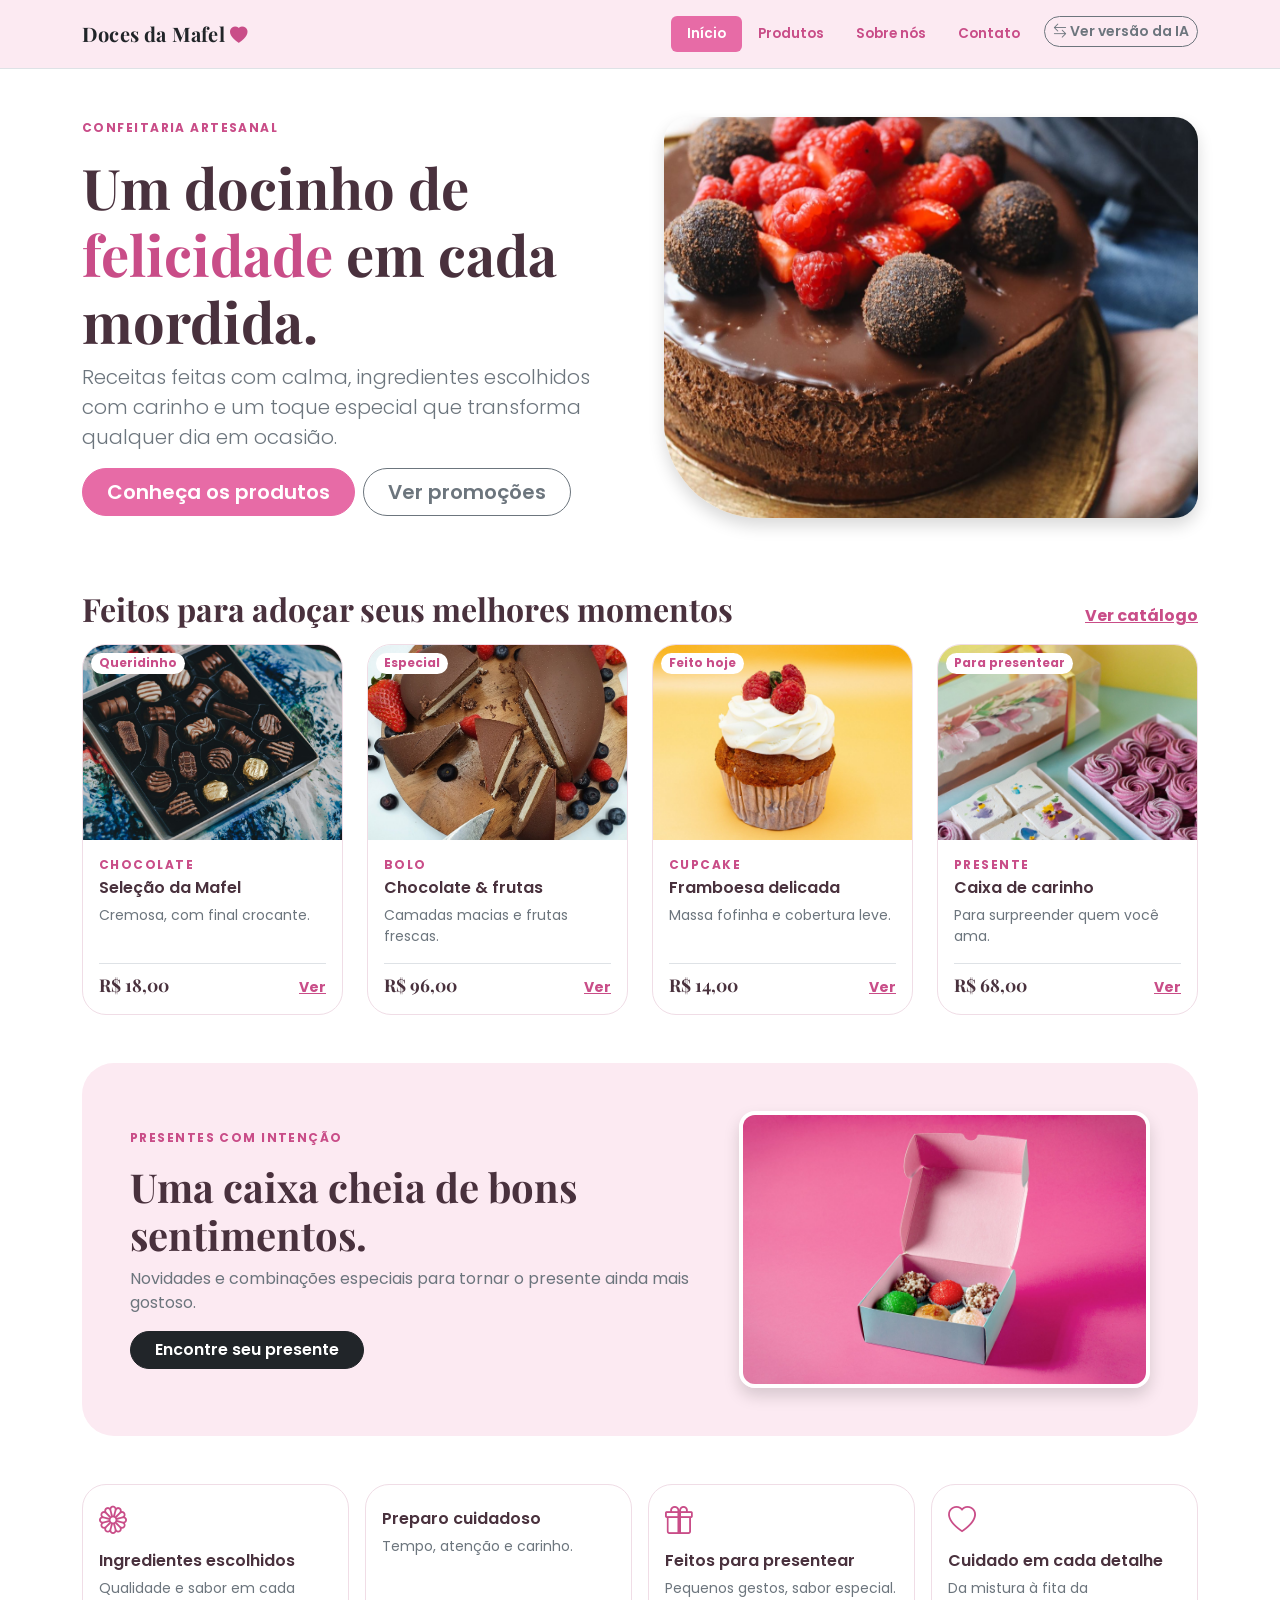
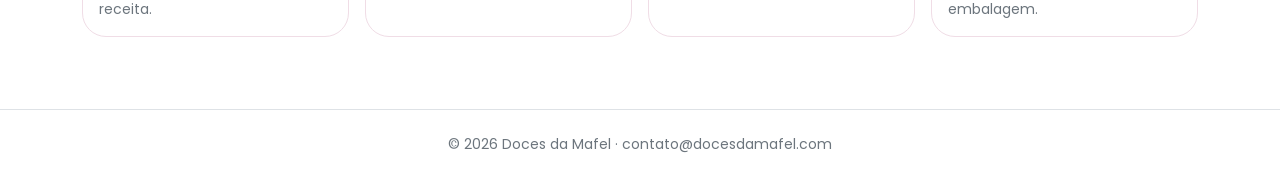
<file: index.html>
<!doctype html>
<html lang="pt-BR">

<head>
    <meta charset="utf-8">
    <meta name="viewport" content="width=device-width, initial-scale=1">
    <title>Confeitaria artesanal | Doces da Mafel ♡</title>
   <link href="https://fonts.googleapis.com/css2?family=Playfair+Display:wght@600;700&family=Poppins:wght@400;500;600;700&display=swap" rel="stylesheet">
    <link href="https://cdn.jsdelivr.net/npm/bootstrap@5.3.3/dist/css/bootstrap.min.css" rel="stylesheet">
    <link href="https://cdn.jsdelivr.net/npm/bootstrap-icons@1.11.3/font/bootstrap-icons.min.css" rel="stylesheet">
     <link rel="icon" type="image/svg+xml" href="img/brand-mark.svg">
    <link href="css/style.css" rel="stylesheet">
</head>

<body>
    <header class="bg-rosa border-bottom">
        <nav class="container d-flex flex-wrap align-items-center justify-content-between gap-2 py-3" aria-label="Principal">
            <a class="fs-5 fw-bold text-decoration-none text-body" href="index.html">Doces da Mafel <i class="bi bi-heart-fill text-rosa small"></i></a>
            <ul class="nav nav-pills flex-wrap">
                <li class="nav-item"><a class="nav-link active" href="index.html" aria-current="page">Início</a></li>
                <li class="nav-item"><a class="nav-link" href="produtos.html">Produtos</a></li>
                <li class="nav-item"><a class="nav-link" href="sobre.html">Sobre nós</a></li>
                <li class="nav-item"><a class="nav-link" href="contato.html">Contato</a></li>
                <li class="nav-item ms-lg-2">
                    <a class="btn btn-outline-secondary btn-sm rounded-pill" href="index2.html">
                        <i class="bi bi-arrow-left-right" aria-hidden="true"></i> Ver versão da IA
                    </a>
                </li>
            </ul>
        </nav>
    </header>
    <main>
        <section class="container py-5">
            <div class="row align-items-center g-5">
                <div class="col-lg-6">
                    <p class="eyebrow">Confeitaria artesanal</p>
                    <h1 class="display-4 fw-bold">Um docinho de <span class="text-rosa">felicidade</span> em cada mordida.</h1>
                    <p class="lead text-secondary">Receitas feitas com calma, ingredientes escolhidos com carinho e um toque especial que transforma qualquer dia em ocasião.</p>
                    <div class="d-flex flex-wrap gap-2"><a class="btn btn-rosa btn-lg rounded-pill px-4" href="produtos.html">Conheça os produtos</a><a class="btn btn-outline-secondary btn-lg rounded-pill px-4" href="#promocoes">Ver promoções</a></div>
                </div>
                <div class="col-lg-6"><img src="img/cake-hero.jpg" class="foto img-fluid w-100 shadow" alt="Bolo de chocolate decorado com frutas vermelhas"></div>
            </div>
        </section>
        <section class="container py-4">
            <div class="d-flex justify-content-between align-items-end mb-3">
                <h2 class="fw-bold mb-0">Feitos para adoçar seus melhores momentos</h2><a class="fw-bold d-none d-md-block" href="produtos.html">Ver catálogo</a>
            </div>
            <div class="row row-cols-1 row-cols-sm-2 row-cols-xl-4 g-4">
                <div class="col">
                    <article class="card card-doce h-100 overflow-hidden">
                        <div class="position-relative"><img src="img/chocolates-tray.jpg" class="card-img-top" alt="Seleção da Mafel" loading="lazy"><span class="badge rounded-pill bg-white text-rosa position-absolute top-0 start-0 m-2">Queridinho</span></div>
                        <div class="card-body d-flex flex-column">
                            <p class="eyebrow mb-1">Chocolate</p>
                            <h3 class="h6 fw-semibold">Seleção da Mafel</h3>
                            <p class="small text-secondary flex-grow-1">Cremosa, com final crocante.</p>
                            <div class="d-flex justify-content-between align-items-end border-top pt-2"><span class="fw-bold">R$ 18,00 <small class="d-block text-secondary fw-normal" style="font-size:.65rem"></small></span><a class="small fw-bold" href="produtos.html#chocolates">Ver</a></div>
                        </div>
                    </article>
                </div>
                <div class="col">
                    <article class="card card-doce h-100 overflow-hidden">
                        <div class="position-relative"><img src="img/cake-berries.jpg" class="card-img-top" alt="Chocolate & frutas" loading="lazy"><span class="badge rounded-pill bg-white text-rosa position-absolute top-0 start-0 m-2">Especial</span></div>
                        <div class="card-body d-flex flex-column">
                            <p class="eyebrow mb-1">Bolo</p>
                            <h3 class="h6 fw-semibold">Chocolate & frutas</h3>
                            <p class="small text-secondary flex-grow-1">Camadas macias e frutas frescas.</p>
                            <div class="d-flex justify-content-between align-items-end border-top pt-2"><span class="fw-bold">R$ 96,00 <small class="d-block text-secondary fw-normal" style="font-size:.65rem"></small></span><a class="small fw-bold" href="produtos.html#bolos">Ver</a></div>
                        </div>
                    </article>
                </div>
                <div class="col">
                    <article class="card card-doce h-100 overflow-hidden">
                        <div class="position-relative"><img src="img/cupcake-raspberry.jpg" class="card-img-top" alt="Framboesa delicada" loading="lazy"><span class="badge rounded-pill bg-white text-rosa position-absolute top-0 start-0 m-2">Feito hoje</span></div>
                        <div class="card-body d-flex flex-column">
                            <p class="eyebrow mb-1">Cupcake</p>
                            <h3 class="h6 fw-semibold">Framboesa delicada</h3>
                            <p class="small text-secondary flex-grow-1">Massa fofinha e cobertura leve.</p>
                            <div class="d-flex justify-content-between align-items-end border-top pt-2"><span class="fw-bold">R$ 14,00 <small class="d-block text-secondary fw-normal" style="font-size:.65rem"></small></span><a class="small fw-bold" href="produtos.html#cupcakes">Ver</a></div>
                        </div>
                    </article>
                </div>
                <div class="col">
                    <article class="card card-doce h-100 overflow-hidden">
                        <div class="position-relative"><img src="img/gift-boxes.jpg" class="card-img-top" alt="Caixa de carinho" loading="lazy"><span class="badge rounded-pill bg-white text-rosa position-absolute top-0 start-0 m-2">Para presentear</span></div>
                        <div class="card-body d-flex flex-column">
                            <p class="eyebrow mb-1">Presente</p>
                            <h3 class="h6 fw-semibold">Caixa de carinho</h3>
                            <p class="small text-secondary flex-grow-1">Para surpreender quem você ama.</p>
                            <div class="d-flex justify-content-between align-items-end border-top pt-2"><span class="fw-bold">R$ 68,00 <small class="d-block text-secondary fw-normal" style="font-size:.65rem"></small></span><a class="small fw-bold" href="produtos.html#kits">Ver</a></div>
                        </div>
                    </article>
                </div>
            </div>
        </section>
        <section class="container py-4 anchor" id="promocoes">
            <div class="bg-rosa rounded-5 p-4 p-md-5">
                <div class="row align-items-center g-4">
                    <div class="col-md-7">
                        <p class="eyebrow">Presentes com intenção</p>
                        <h2 class="display-6 fw-bold">Uma caixa cheia de bons sentimentos.</h2>
                        <p class="text-secondary">Novidades e combinações especiais para tornar o presente ainda mais gostoso.</p><a class="btn btn-dark rounded-pill px-4" href="produtos.html#kits">Encontre seu presente</a>
                    </div>
                    <div class="col-md-5"><img src="img/gift-cupcakes.jpg" class="img-fluid rounded-4 border border-4 border-white shadow" alt="Caixa com cupcakes decorados" loading="lazy"></div>
                </div>
            </div>
        </section>
        <section class="container py-4">
            <div class="row row-cols-1 row-cols-sm-2 row-cols-lg-4 g-3">
                <div class="col">
                    <div class="card card-doce h-100 p-3"><i class="bi bi-flower1 fs-3 text-rosa"></i>
                        <h3 class="h6 fw-semibold mt-2">Ingredientes escolhidos</h3>
                        <p class="small text-secondary mb-0">Qualidade e sabor em cada receita.</p>
                    </div>
                </div>
                <div class="col">
                    <div class="card card-doce h-100 p-3"><i class="bi bi-hand-heart fs-3 text-rosa"></i>
                        <h3 class="h6 fw-semibold mt-2">Preparo cuidadoso</h3>
                        <p class="small text-secondary mb-0">Tempo, atenção e carinho.</p>
                    </div>
                </div>
                <div class="col">
                    <div class="card card-doce h-100 p-3"><i class="bi bi-gift fs-3 text-rosa"></i>
                        <h3 class="h6 fw-semibold mt-2">Feitos para presentear</h3>
                        <p class="small text-secondary mb-0">Pequenos gestos, sabor especial.</p>
                    </div>
                </div>
                <div class="col">
                    <div class="card card-doce h-100 p-3"><i class="bi bi-heart fs-3 text-rosa"></i>
                        <h3 class="h6 fw-semibold mt-2">Cuidado em cada detalhe</h3>
                        <p class="small text-secondary mb-0">Da mistura à fita da embalagem.</p>
                    </div>
                </div>
            </div>
        </section>
    </main>
    <footer class="border-top mt-5 py-4 text-center small text-secondary">© 2026 Doces da Mafel · contato@docesdamafel.com</footer>
</body>

</html>
</file>
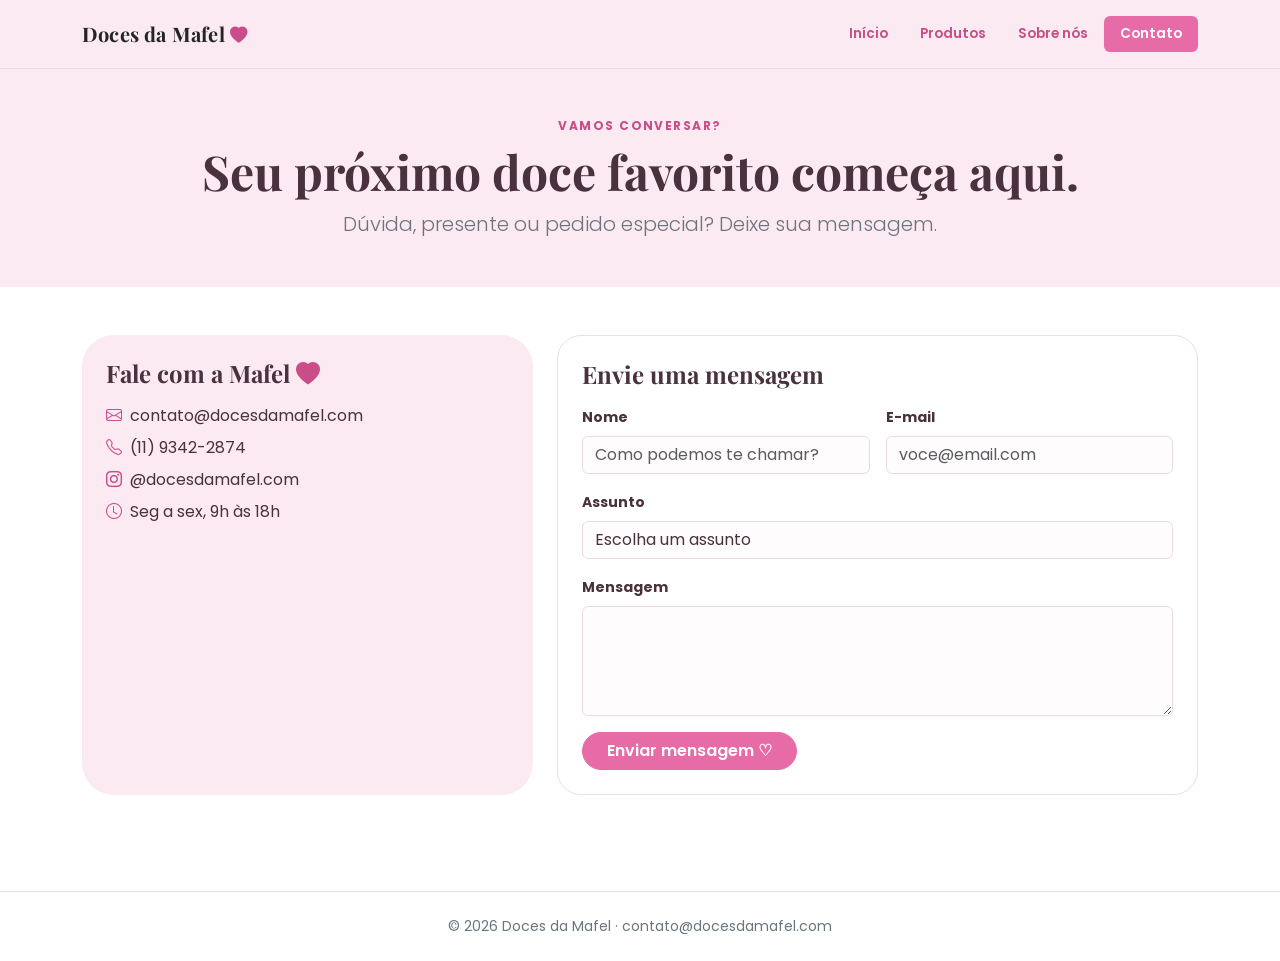
<file: contato.html>
<!doctype html>
<html lang="pt-BR">

<head>
    <meta charset="utf-8">
    <meta name="viewport" content="width=device-width, initial-scale=1">
    <title>Contato | Doces da Mafel ♡</title>
   <link href="https://fonts.googleapis.com/css2?family=Playfair+Display:wght@600;700&family=Poppins:wght@400;500;600;700&display=swap" rel="stylesheet">
    <link href="https://cdn.jsdelivr.net/npm/bootstrap@5.3.3/dist/css/bootstrap.min.css" rel="stylesheet">
    <link href="https://cdn.jsdelivr.net/npm/bootstrap-icons@1.11.3/font/bootstrap-icons.min.css" rel="stylesheet">
     <link rel="icon" type="image/svg+xml" href="img/brand-mark.svg">
    <link href="css/style.css" rel="stylesheet">
</head>

<body>
    <header class="bg-rosa border-bottom">
        <nav class="container d-flex flex-wrap align-items-center justify-content-between gap-2 py-3"
            aria-label="Principal">
            <a class="fs-5 fw-bold text-decoration-none text-body" href="index.html">Doces da Mafel <i
                    class="bi bi-heart-fill text-rosa small"></i></a>
            <ul class="nav nav-pills flex-wrap">
                <li class="nav-item"><a class="nav-link" href="index.html">Início</a></li>
                <li class="nav-item"><a class="nav-link" href="produtos.html">Produtos</a></li>
                <li class="nav-item"><a class="nav-link" href="sobre.html">Sobre nós</a></li>
                <li class="nav-item"><a class="nav-link active" href="contato.html" aria-current=page>Contato</a></li>
            </ul>
        </nav>
    </header>
    <main>
        <section class="bg-rosa py-5">
            <div class="container text-center">
                <p class="eyebrow mb-2">Vamos conversar?</p>
                <h1 class="display-5 fw-bold">Seu próximo doce favorito começa aqui.</h1>
                <p class="lead text-secondary mb-0">Dúvida, presente ou pedido especial? Deixe sua mensagem.</p>
            </div>
        </section>
        <section class="container py-5">
            <div class="row g-4">
                <div class="col-lg-5">
                    <aside class="bg-rosa rounded-5 p-4 h-100">
                        <h2 class="h4 fw-bold mb-3">Fale com a Mafel <i class="bi bi-heart-fill text-rosa"></i></h2>
                        <p class="mb-2"><i class="bi bi-envelope text-rosa me-2"></i><span
                                class="visually-hidden">E-mail: </span>contato@docesdamafel.com</p>
                        <p class="mb-2"><i class="bi bi-telephone text-rosa me-2"></i><span
                                class="visually-hidden">Telefone: </span>(11) 9342-2874</p>
                        <p class="mb-2"><i class="bi bi-instagram text-rosa me-2"></i><span
                                class="visually-hidden">Instagram: </span>@docesdamafel.com</p>
                        <p class="mb-2"><i class="bi bi-clock text-rosa me-2"></i><span class="visually-hidden">Horário:
                            </span>Seg a sex, 9h às 18h</p>
                        
                    </aside>
                </div>
                <div class="col-lg-7">
                    <form class="card card-doce p-4" action="contato.html" method="get">
                        <h2 class="h4 fw-bold mb-3">Envie uma mensagem</h2>
                        <div class="row g-3">
                            <div class="col-md-6"><label class="form-label small fw-bold" for="nome">Nome</label><input
                                    class="form-control" id="nome" placeholder="Como podemos te chamar?" required></div>
                            <div class="col-md-6"><label class="form-label small fw-bold"
                                    for="email">E-mail</label><input class="form-control" id="email" type="email"
                                    placeholder="voce@email.com" required></div>
                            <div class="col-12"><label class="form-label small fw-bold"
                                    for="assunto">Assunto</label><select class="form-select" id="assunto" required>
                                    <option value="" selected disabled>Escolha um assunto</option>
                                    <option>Tenho uma dúvida</option>
                                    <option>Quero fazer um pedido</option>
                                    <option>Estou pensando em um presente</option>
                                </select></div>
                            <div class="col-12"><label class="form-label small fw-bold"
                                    for="msg">Mensagem</label><textarea class="form-control" id="msg" rows="4"
                                    required></textarea></div>
                            <div class="col-12"><button class="btn btn-rosa rounded-pill px-4">Enviar mensagem
                                    ♡</button></div>
                        </div>
                    </form>
                </div>
            </div>
        </section>
    </main>
    <footer class="border-top mt-5 py-4 text-center small text-secondary">© 2026 Doces da Mafel 
· contato@docesdamafel.com</footer>
</body>

</html>
</file>
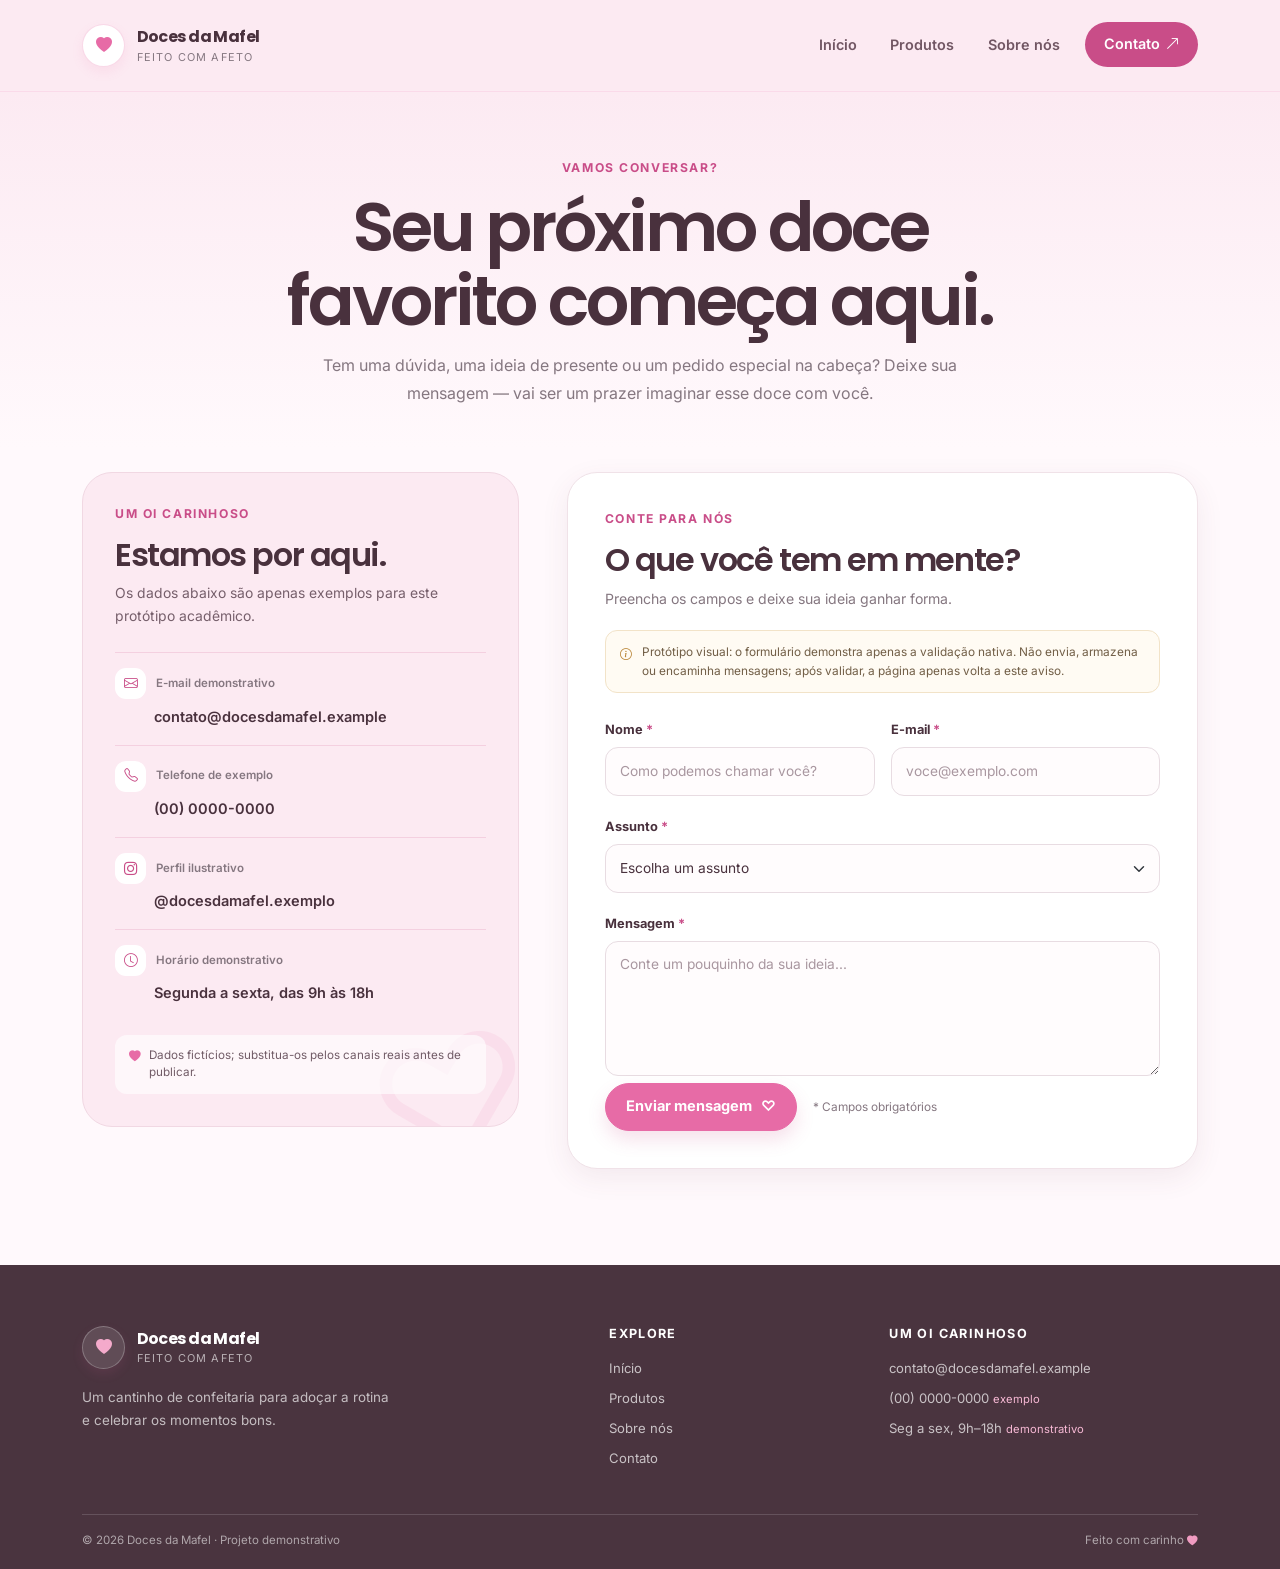
<file: contato2.html>
<!doctype html>
<html lang="pt-BR">
<head>
  <meta charset="utf-8">
  <meta name="viewport" content="width=device-width, initial-scale=1">
  <meta name="theme-color" content="#FCEAF2">
  <meta name="description" content="Entre em contato com a Doces da Mafel para conversar sobre dúvidas ou pedidos especiais. Dados demonstrativos.">
  <title>Contato | Doces da Mafel ♡</title>
  <link rel="preconnect" href="https://fonts.googleapis.com">
  <link rel="preconnect" href="https://fonts.gstatic.com" crossorigin>
  <link href="https://fonts.googleapis.com/css2?family=Inter:wght@400;500;600;700&family=Poppins:wght@400;500;600;700;800&display=swap" rel="stylesheet">
  <link href="https://cdn.jsdelivr.net/npm/bootstrap@5.3.3/dist/css/bootstrap.min.css" rel="stylesheet" crossorigin="anonymous">
  <link href="https://cdn.jsdelivr.net/npm/bootstrap-icons@1.11.3/font/bootstrap-icons.min.css" rel="stylesheet" crossorigin="anonymous">
  <link rel="icon" type="image/svg+xml" href="img/brand-mark.svg">
  <link href="css/style2.css" rel="stylesheet">
</head>
<body>
  <a class="skip-link" href="#conteudo">Pular para o conteúdo</a>
  <header class="site-header">
    <div class="container">
      <nav class="site-nav" aria-label="Navegação principal">
        <a class="brand" href="index2.html" aria-label="Doces da Mafel — página inicial"><span class="brand-mark" aria-hidden="true"><i class="bi bi-heart-fill"></i></span><span class="brand-copy"><strong>Doces da Mafel</strong><small>feito com afeto</small></span></a>
        <div class="nav-links">
          <a class="nav-link" href="index2.html">Início</a>
          <a class="nav-link" href="produtos2.html">Produtos</a>
          <a class="nav-link" href="sobre2.html">Sobre nós</a>
          <a class="nav-link nav-contact active" href="contato2.html" aria-current="page">Contato <i class="bi bi-arrow-up-right" aria-hidden="true"></i></a>
          
        </div>
      </nav>
    </div>
  </header>

  <main id="conteudo">
    <section class="page-hero contact-intro">
      <div class="container">
        <p class="eyebrow">Vamos conversar?</p>
        <h1>Seu próximo doce favorito começa aqui.</h1>
        <p>Tem uma dúvida, uma ideia de presente ou um pedido especial na cabeça? Deixe sua mensagem — vai ser um prazer imaginar esse doce com você.</p>
      </div>
    </section>

    <section class="contact-section" aria-label="Informações e formulário de contato">
      <div class="container">
        <div class="row g-4 g-xl-5 align-items-start">
          <div class="col-lg-5">
            <aside class="contact-info-panel" aria-labelledby="contact-info-title">
              <p class="eyebrow">Um oi carinhoso</p>
              <h2 id="contact-info-title">Estamos por aqui.</h2>
              <p class="contact-panel-intro">Os dados abaixo são apenas exemplos para este protótipo acadêmico.</p>
              <dl class="contact-details">
                <div class="contact-detail"><dt><span class="contact-icon"><i class="bi bi-envelope" aria-hidden="true"></i></span><span>E-mail demonstrativo</span></dt><dd>contato@docesdamafel.example</dd></div>
                <div class="contact-detail"><dt><span class="contact-icon"><i class="bi bi-telephone" aria-hidden="true"></i></span><span>Telefone de exemplo</span></dt><dd>(00) 0000-0000</dd></div>
                <div class="contact-detail"><dt><span class="contact-icon"><i class="bi bi-instagram" aria-hidden="true"></i></span><span>Perfil ilustrativo</span></dt><dd>@docesdamafel.exemplo</dd></div>
                <div class="contact-detail"><dt><span class="contact-icon"><i class="bi bi-clock" aria-hidden="true"></i></span><span>Horário demonstrativo</span></dt><dd>Segunda a sexta, das 9h às 18h</dd></div>
              </dl>
              <div class="contact-aside-note"><i class="bi bi-heart-fill" aria-hidden="true"></i><span>Dados fictícios; substitua-os pelos canais reais antes de publicar.</span></div>
              <div class="contact-decoration" aria-hidden="true">♡</div>
            </aside>
          </div>
          <div class="col-lg-7">
            <section class="contact-form-card" aria-labelledby="form-title">
              <p class="eyebrow">Conte para nós</p>
              <h2 id="form-title">O que você tem em mente?</h2>
              <p class="form-intro">Preencha os campos e deixe sua ideia ganhar forma.</p>
              <p class="form-demo-notice" id="form-note"><i class="bi bi-info-circle" aria-hidden="true"></i> Protótipo visual: o formulário demonstra apenas a validação nativa. Não envia, armazena ou encaminha mensagens; após validar, a página apenas volta a este aviso.</p>
              <form action="contato2.html#form-note" method="get" aria-describedby="form-note">
                <div class="row g-3">
                  <div class="col-md-6"><label class="form-label" for="nome">Nome <span aria-hidden="true">*</span></label><input class="form-control" id="nome" type="text" autocomplete="name" placeholder="Como podemos chamar você?" required></div>
                  <div class="col-md-6"><label class="form-label" for="email">E-mail <span aria-hidden="true">*</span></label><input class="form-control" id="email" type="email" autocomplete="email" placeholder="voce@exemplo.com" required></div>
                  <div class="col-12"><label class="form-label" for="assunto">Assunto <span aria-hidden="true">*</span></label><select class="form-select" id="assunto" required><option value="" selected disabled>Escolha um assunto</option><option value="duvida">Tenho uma dúvida</option><option value="pedido">Quero conversar sobre um pedido</option><option value="presente">Estou pensando em um presente</option><option value="outro">Outro assunto</option></select></div>
                  <div class="col-12"><label class="form-label" for="mensagem">Mensagem <span aria-hidden="true">*</span></label><textarea class="form-control" id="mensagem" rows="5" placeholder="Conte um pouquinho da sua ideia..." required></textarea></div>
                  <div class="col-12 form-submit-row"><button class="btn btn-brand" type="submit">Enviar mensagem <span aria-hidden="true">♡</span></button><span class="required-note">* Campos obrigatórios</span></div>
                </div>
              </form>
            </section>
          </div>
        </div>
      </div>
    </section>
  </main>

  <footer class="site-footer">
    <div class="container"><div class="footer-main">
      <div class="footer-brand-block"><a class="brand footer-brand" href="index2.html"><span class="brand-mark" aria-hidden="true"><i class="bi bi-heart-fill"></i></span><span class="brand-copy"><strong>Doces da Mafel</strong><small>feito com afeto</small></span></a><p>Um cantinho de confeitaria para adoçar a rotina e celebrar os momentos bons.</p></div>
      <div class="footer-column"><h2>Explore</h2><a href="index2.html">Início</a><a href="produtos2.html">Produtos</a><a href="sobre2.html">Sobre nós</a><a href="contato2.html">Contato</a></div>
      <div class="footer-column"><h2>Um oi carinhoso</h2><p>contato@docesdamafel.example</p><p>(00) 0000-0000 <span class="demo-label">exemplo</span></p><p>Seg a sex, 9h–18h <span class="demo-label">demonstrativo</span></p></div>
    </div><div class="footer-bottom"><span>© 2026 Doces da Mafel · Projeto demonstrativo</span><span>Feito com carinho <i class="bi bi-heart-fill" aria-hidden="true"></i></span></div></div>
  </footer>
</body>
</html>
</file>
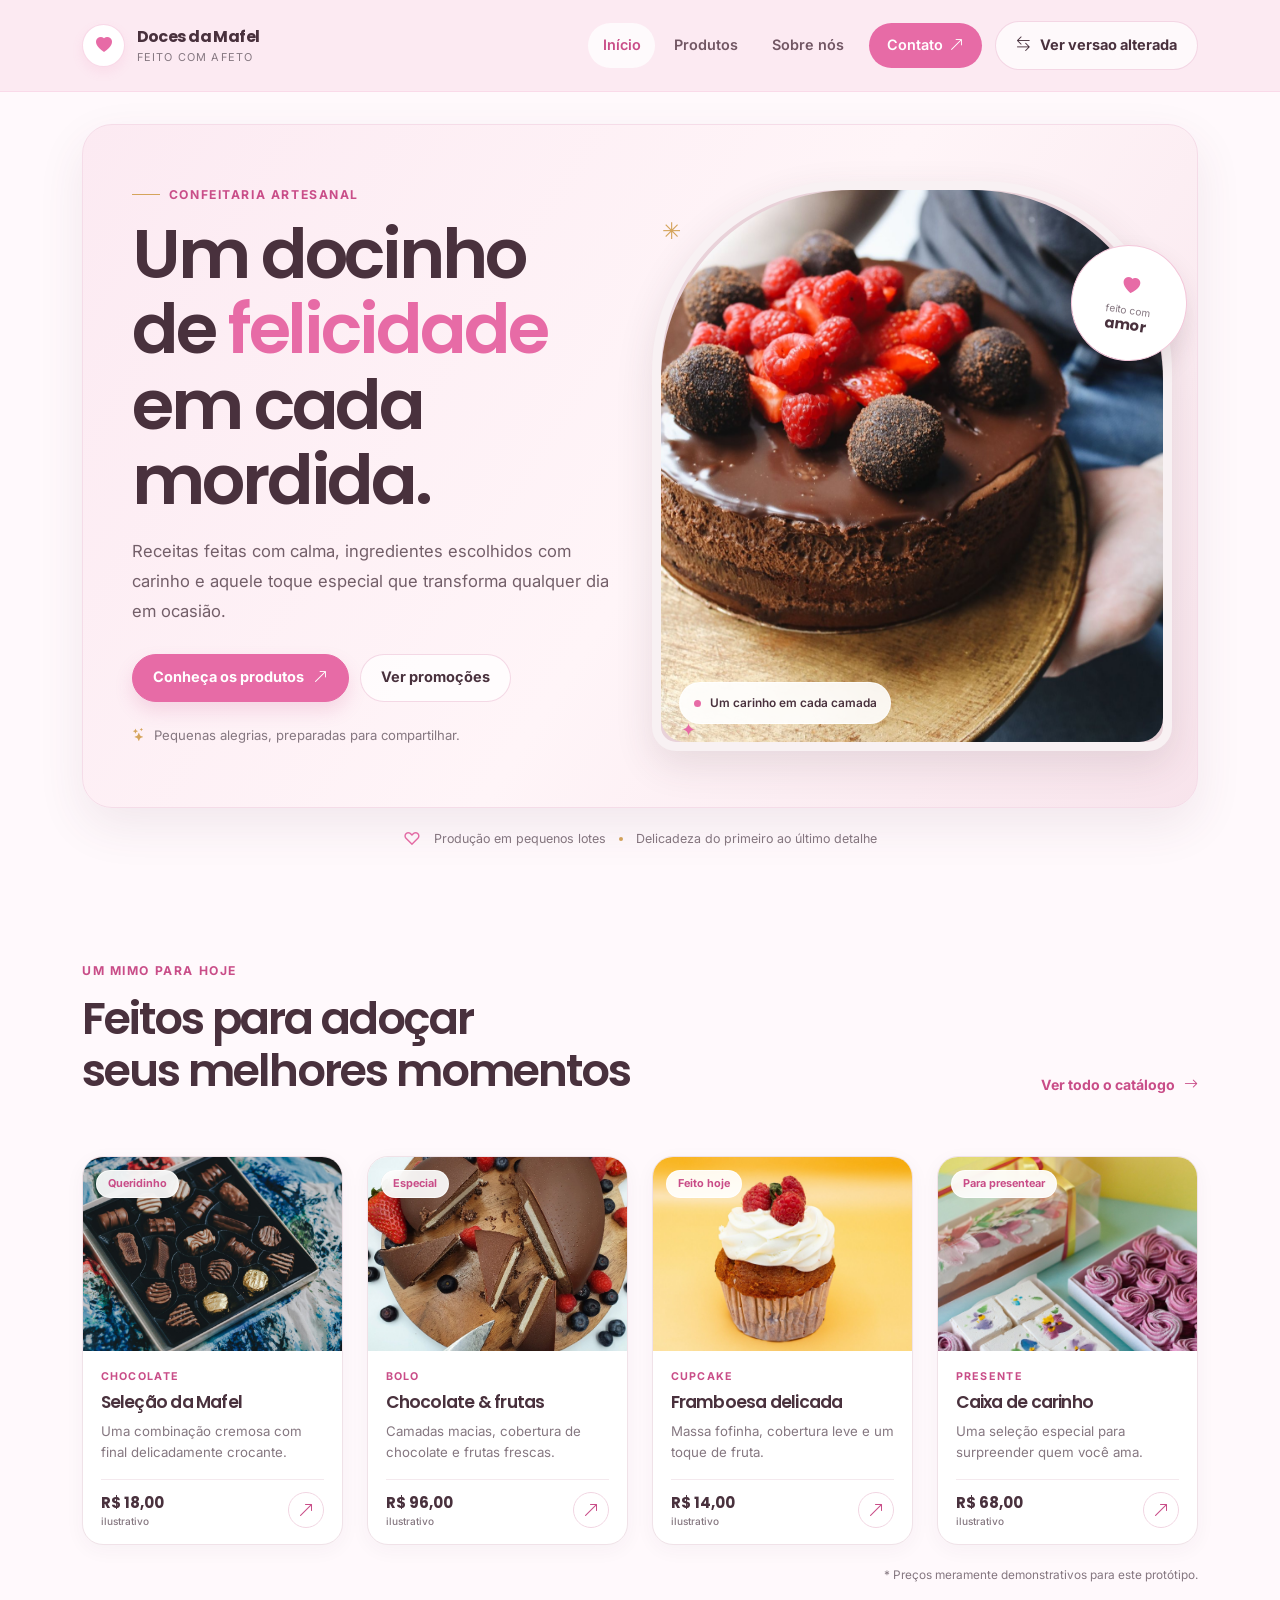
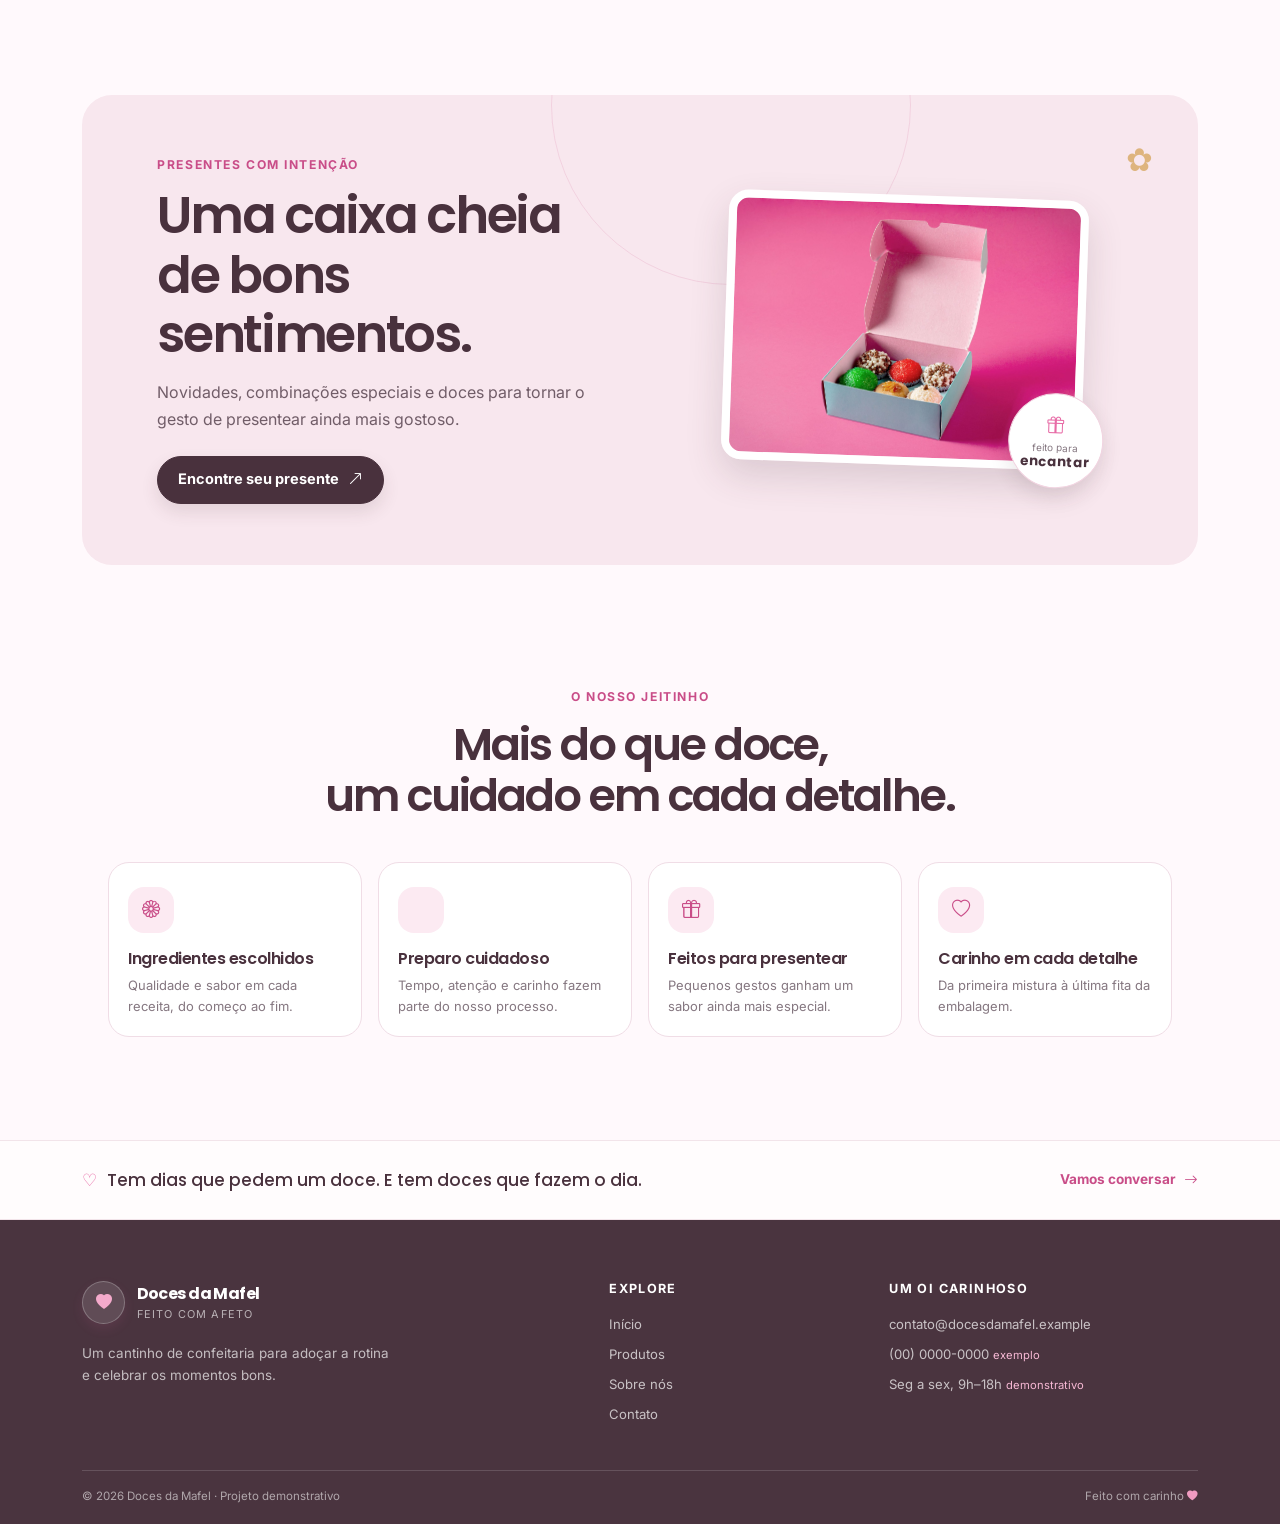
<file: index2.html>
<!doctype html>
<html lang="pt-BR">
<head>
  <meta charset="utf-8">
  <meta name="viewport" content="width=device-width, initial-scale=1">
  <meta name="theme-color" content="#FCEAF2">
  <meta name="description" content="Doces da Mafel: bolos, chocolates, cupcakes e presentes feitos com carinho.">
  <title>Doces da Mafel ♡ | Confeitaria artesanal</title>
  <link rel="preconnect" href="https://fonts.googleapis.com">
  <link rel="preconnect" href="https://fonts.gstatic.com" crossorigin>
  <link href="https://fonts.googleapis.com/css2?family=Inter:wght@400;500;600;700&family=Poppins:wght@400;500;600;700;800&display=swap" rel="stylesheet">
  <link href="https://cdn.jsdelivr.net/npm/bootstrap@5.3.3/dist/css/bootstrap.min.css" rel="stylesheet" crossorigin="anonymous">
  <link href="https://cdn.jsdelivr.net/npm/bootstrap-icons@1.11.3/font/bootstrap-icons.min.css" rel="stylesheet" crossorigin="anonymous">
  <link rel="icon" type="image/svg+xml" href="img/brand-mark.svg">
  <link href="css/style2.css" rel="stylesheet">
</head>
<body>
  <a class="skip-link" href="#conteudo">Pular para o conteúdo</a>
  <header class="site-header">
    <div class="container">
      <nav class="site-nav" aria-label="Navegação principal">
        <a class="brand" href="index2.html" aria-label="Doces da Mafel — página inicial">
          <span class="brand-mark" aria-hidden="true"><i class="bi bi-heart-fill"></i></span>
          <span class="brand-copy"><strong>Doces da Mafel</strong><small>feito com afeto</small></span>
        </a>
        <div class="nav-links">
          <a class="nav-link active" href="index2.html" aria-current="page">Início</a>
          <a class="nav-link" href="produtos2.html">Produtos</a>
          <a class="nav-link" href="sobre2.html">Sobre nós</a>
          <a class="nav-link nav-contact" href="contato2.html">Contato <i class="bi bi-arrow-up-right" aria-hidden="true"></i></a>
          <a class="btn btn-soft btn-sm ms-lg-2" href="index.html">
            <i class="bi bi-arrow-left-right" aria-hidden="true"></i> Ver versao alterada
          </a>
        </div>
      </nav>
    </div>
  </header>

  <main id="conteudo">
    <section class="hero-section">
      <div class="container">
        <div class="hero-panel">
          <div class="row align-items-center g-0">
            <div class="col-lg-6">
              <div class="hero-copy">
                <p class="eyebrow"><span class="eyebrow-line"></span> Confeitaria artesanal</p>
                <h1>Um docinho de <em>felicidade</em> em cada mordida.</h1>
                <p class="hero-lead">Receitas feitas com calma, ingredientes escolhidos com carinho e aquele toque especial que transforma qualquer dia em ocasião.</p>
                <div class="hero-actions">
                  <a class="btn btn-brand" href="produtos2.html">Conheça os produtos <i class="bi bi-arrow-up-right" aria-hidden="true"></i></a>
                  <a class="btn btn-soft" href="#promocoes">Ver promoções</a>
                </div>
                <p class="hero-note"><i class="bi bi-stars" aria-hidden="true"></i> Pequenas alegrias, preparadas para compartilhar.</p>
              </div>
            </div>
            <div class="col-lg-6">
              <figure class="hero-visual">
                <img src="img/cake-hero.jpg" alt="Bolo de chocolate decorado com frutas vermelhas frescas" class="hero-photo">
                <figcaption class="photo-caption"><span class="caption-dot"></span> Um carinho em cada camada</figcaption>
                <div class="hero-stamp" aria-label="Feito com amor"><i class="bi bi-heart-fill" aria-hidden="true"></i><span>feito com<br><strong>amor</strong></span></div>
              </figure>
            </div>
          </div>
          <span class="hero-sparkle sparkle-one" aria-hidden="true">✳</span>
          <span class="hero-sparkle sparkle-two" aria-hidden="true">✦</span>
        </div>
        <div class="hero-footnote"><span>♡</span> Produção em pequenos lotes <span class="footnote-divider"></span> Delicadeza do primeiro ao último detalhe</div>
      </div>
    </section>

    <section class="section-space featured-section" aria-labelledby="destaques-title">
      <div class="container">
        <div class="section-heading d-flex flex-column flex-md-row justify-content-between align-items-md-end gap-3">
          <div>
            <p class="eyebrow">Um mimo para hoje</p>
            <h2 id="destaques-title">Feitos para adoçar<br class="d-none d-sm-block"> seus melhores momentos</h2>
          </div>
          <a class="text-link" href="produtos2.html">Ver todo o catálogo <i class="bi bi-arrow-right" aria-hidden="true"></i></a>
        </div>
        <div class="row row-cols-1 row-cols-sm-2 row-cols-xl-4 g-4 product-grid">
          <div class="col">
            <article class="product-card h-100">
              <a class="product-image-link" href="produtos2.html#chocolates" aria-label="Conheça os chocolates">
                <img src="img/chocolates-tray.jpg" alt="Chocolates artesanais variados, organizados em uma bandeja" class="product-image" loading="lazy">
                <span class="product-tag">Queridinho</span>
              </a>
              <div class="product-card-body"><p class="product-type">Chocolate</p><h3>Seleção da Mafel</h3><p class="product-description">Uma combinação cremosa com final delicadamente crocante.</p><div class="product-card-bottom"><span class="price">R$ 18,00 <small>ilustrativo</small></span><a class="round-link" href="produtos2.html#chocolates" aria-label="Ver chocolates"><i class="bi bi-arrow-up-right" aria-hidden="true"></i></a></div></div>
            </article>
          </div>
          <div class="col">
            <article class="product-card h-100">
              <a class="product-image-link" href="produtos2.html#bolos" aria-label="Conheça os bolos">
                <img src="img/cake-berries.jpg" alt="Bolo de chocolate com frutas vermelhas" class="product-image" loading="lazy">
                <span class="product-tag">Especial</span>
              </a>
              <div class="product-card-body"><p class="product-type">Bolo</p><h3>Chocolate & frutas</h3><p class="product-description">Camadas macias, cobertura de chocolate e frutas frescas.</p><div class="product-card-bottom"><span class="price">R$ 96,00 <small>ilustrativo</small></span><a class="round-link" href="produtos2.html#bolos" aria-label="Ver bolos"><i class="bi bi-arrow-up-right" aria-hidden="true"></i></a></div></div>
            </article>
          </div>
          <div class="col">
            <article class="product-card h-100">
              <a class="product-image-link" href="produtos2.html#cupcakes" aria-label="Conheça os cupcakes">
                <img src="img/cupcake-raspberry.jpg" alt="Cupcake decorado com cobertura branca e framboesas" class="product-image" loading="lazy">
                <span class="product-tag">Feito hoje</span>
              </a>
              <div class="product-card-body"><p class="product-type">Cupcake</p><h3>Framboesa delicada</h3><p class="product-description">Massa fofinha, cobertura leve e um toque de fruta.</p><div class="product-card-bottom"><span class="price">R$ 14,00 <small>ilustrativo</small></span><a class="round-link" href="produtos2.html#cupcakes" aria-label="Ver cupcakes"><i class="bi bi-arrow-up-right" aria-hidden="true"></i></a></div></div>
            </article>
          </div>
          <div class="col">
            <article class="product-card h-100">
              <a class="product-image-link" href="produtos2.html#kits" aria-label="Conheça os kits para presente">
                <img src="img/gift-boxes.jpg" alt="Caixas decoradas com diferentes doces artesanais" class="product-image" loading="lazy">
                <span class="product-tag">Para presentear</span>
              </a>
              <div class="product-card-body"><p class="product-type">Presente</p><h3>Caixa de carinho</h3><p class="product-description">Uma seleção especial para surpreender quem você ama.</p><div class="product-card-bottom"><span class="price">R$ 68,00 <small>ilustrativo</small></span><a class="round-link" href="produtos2.html#kits" aria-label="Ver kits para presente"><i class="bi bi-arrow-up-right" aria-hidden="true"></i></a></div></div>
            </article>
          </div>
        </div>
        <p class="price-disclaimer">* Preços meramente demonstrativos para este protótipo.</p>
      </div>
    </section>

    <section class="promo-section" id="promocoes" aria-labelledby="promo-title">
      <div class="container">
        <div class="promo-panel">
          <div class="promo-copy">
            <p class="eyebrow">Presentes com intenção</p>
            <h2 id="promo-title">Uma caixa cheia<br>de bons sentimentos.</h2>
            <p>Novidades, combinações especiais e doces para tornar o gesto de presentear ainda mais gostoso.</p>
            <a class="btn btn-brand btn-brand-light" href="produtos2.html#kits">Encontre seu presente <i class="bi bi-arrow-up-right" aria-hidden="true"></i></a>
          </div>
          <div class="promo-visual">
            <img src="img/gift-cupcakes.jpg" alt="Caixa delicada com cupcakes decorados para presentear" loading="lazy">
            <span class="promo-seal"><i class="bi bi-gift" aria-hidden="true"></i><span>feito para<br><strong>encantar</strong></span></span>
          </div>
          <span class="promo-flower" aria-hidden="true">✿</span>
        </div>
      </div>
    </section>

    <section class="section-space values-section" aria-labelledby="values-title">
      <div class="container">
        <div class="section-heading text-center mx-auto">
          <p class="eyebrow justify-content-center">O nosso jeitinho</p>
          <h2 id="values-title">Mais do que doce,<br>um cuidado em cada detalhe.</h2>
        </div>
        <div class="row row-cols-1 row-cols-sm-2 row-cols-lg-4 g-3 value-grid">
          <div class="col"><article class="value-card h-100"><span class="value-icon"><i class="bi bi-flower1" aria-hidden="true"></i></span><h3>Ingredientes escolhidos</h3><p>Qualidade e sabor em cada receita, do começo ao fim.</p></article></div>
          <div class="col"><article class="value-card h-100"><span class="value-icon"><i class="bi bi-hand-heart" aria-hidden="true"></i></span><h3>Preparo cuidadoso</h3><p>Tempo, atenção e carinho fazem parte do nosso processo.</p></article></div>
          <div class="col"><article class="value-card h-100"><span class="value-icon"><i class="bi bi-gift" aria-hidden="true"></i></span><h3>Feitos para presentear</h3><p>Pequenos gestos ganham um sabor ainda mais especial.</p></article></div>
          <div class="col"><article class="value-card h-100"><span class="value-icon"><i class="bi bi-heart" aria-hidden="true"></i></span><h3>Carinho em cada detalhe</h3><p>Da primeira mistura à última fita da embalagem.</p></article></div>
        </div>
      </div>
    </section>

    <section class="closing-note" aria-label="Mensagem da confeitaria">
      <div class="container"><p><span aria-hidden="true">♡</span> Tem dias que pedem um doce. E tem doces que fazem o dia.</p><a href="contato2.html">Vamos conversar <i class="bi bi-arrow-right" aria-hidden="true"></i></a></div>
    </section>
  </main>

  <footer class="site-footer">
    <div class="container">
      <div class="footer-main">
        <div class="footer-brand-block">
          <a class="brand footer-brand" href="index2.html"><span class="brand-mark" aria-hidden="true"><i class="bi bi-heart-fill"></i></span><span class="brand-copy"><strong>Doces da Mafel</strong><small>feito com afeto</small></span></a>
          <p>Um cantinho de confeitaria para adoçar a rotina e celebrar os momentos bons.</p>
        </div>
        <div class="footer-column"><h2>Explore</h2><a href="index2.html">Início</a><a href="produtos2.html">Produtos</a><a href="sobre2.html">Sobre nós</a><a href="contato2.html">Contato</a></div>
        <div class="footer-column"><h2>Um oi carinhoso</h2><p>contato@docesdamafel.example</p><p>(00) 0000-0000 <span class="demo-label">exemplo</span></p><p>Seg a sex, 9h–18h <span class="demo-label">demonstrativo</span></p></div>
      </div>
      <div class="footer-bottom"><span>© 2026 Doces da Mafel · Projeto demonstrativo</span><span>Feito com carinho <i class="bi bi-heart-fill" aria-hidden="true"></i></span></div>
    </div>
  </footer>
</body>
</html>
</file>
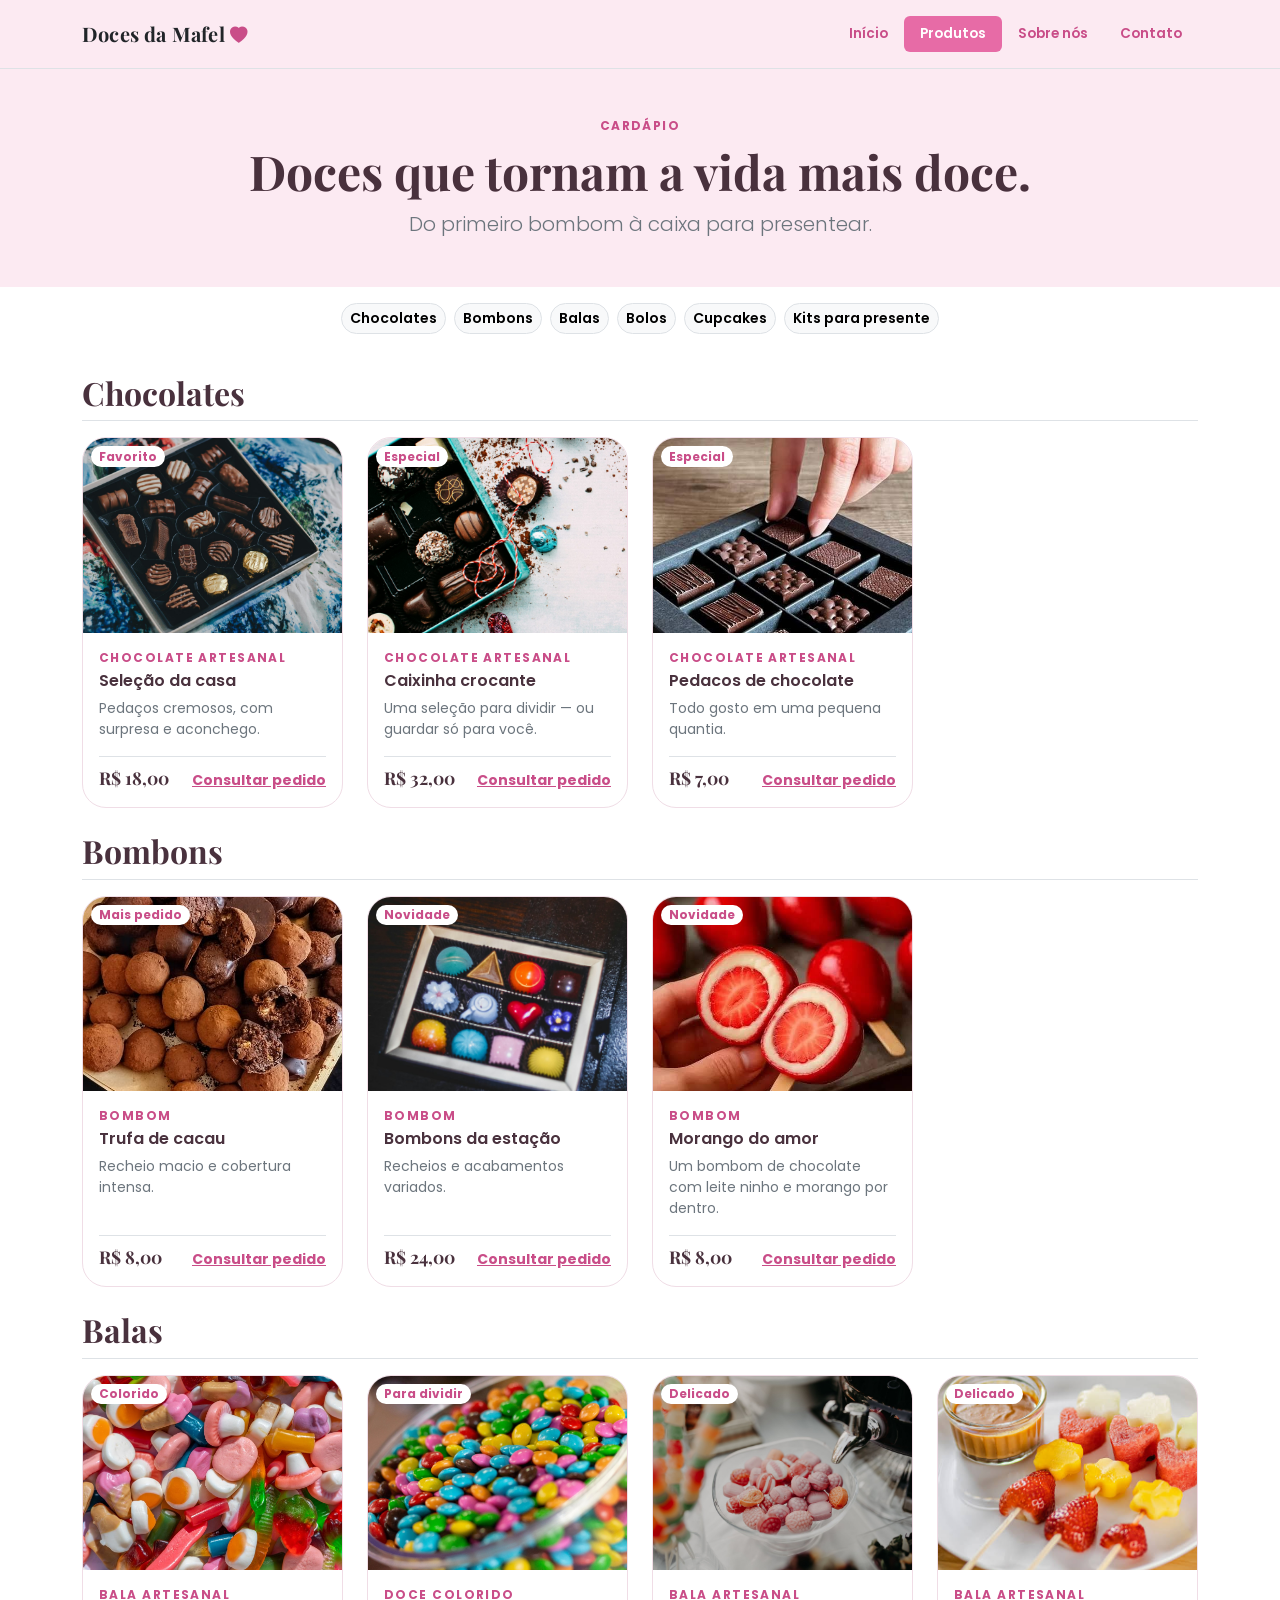
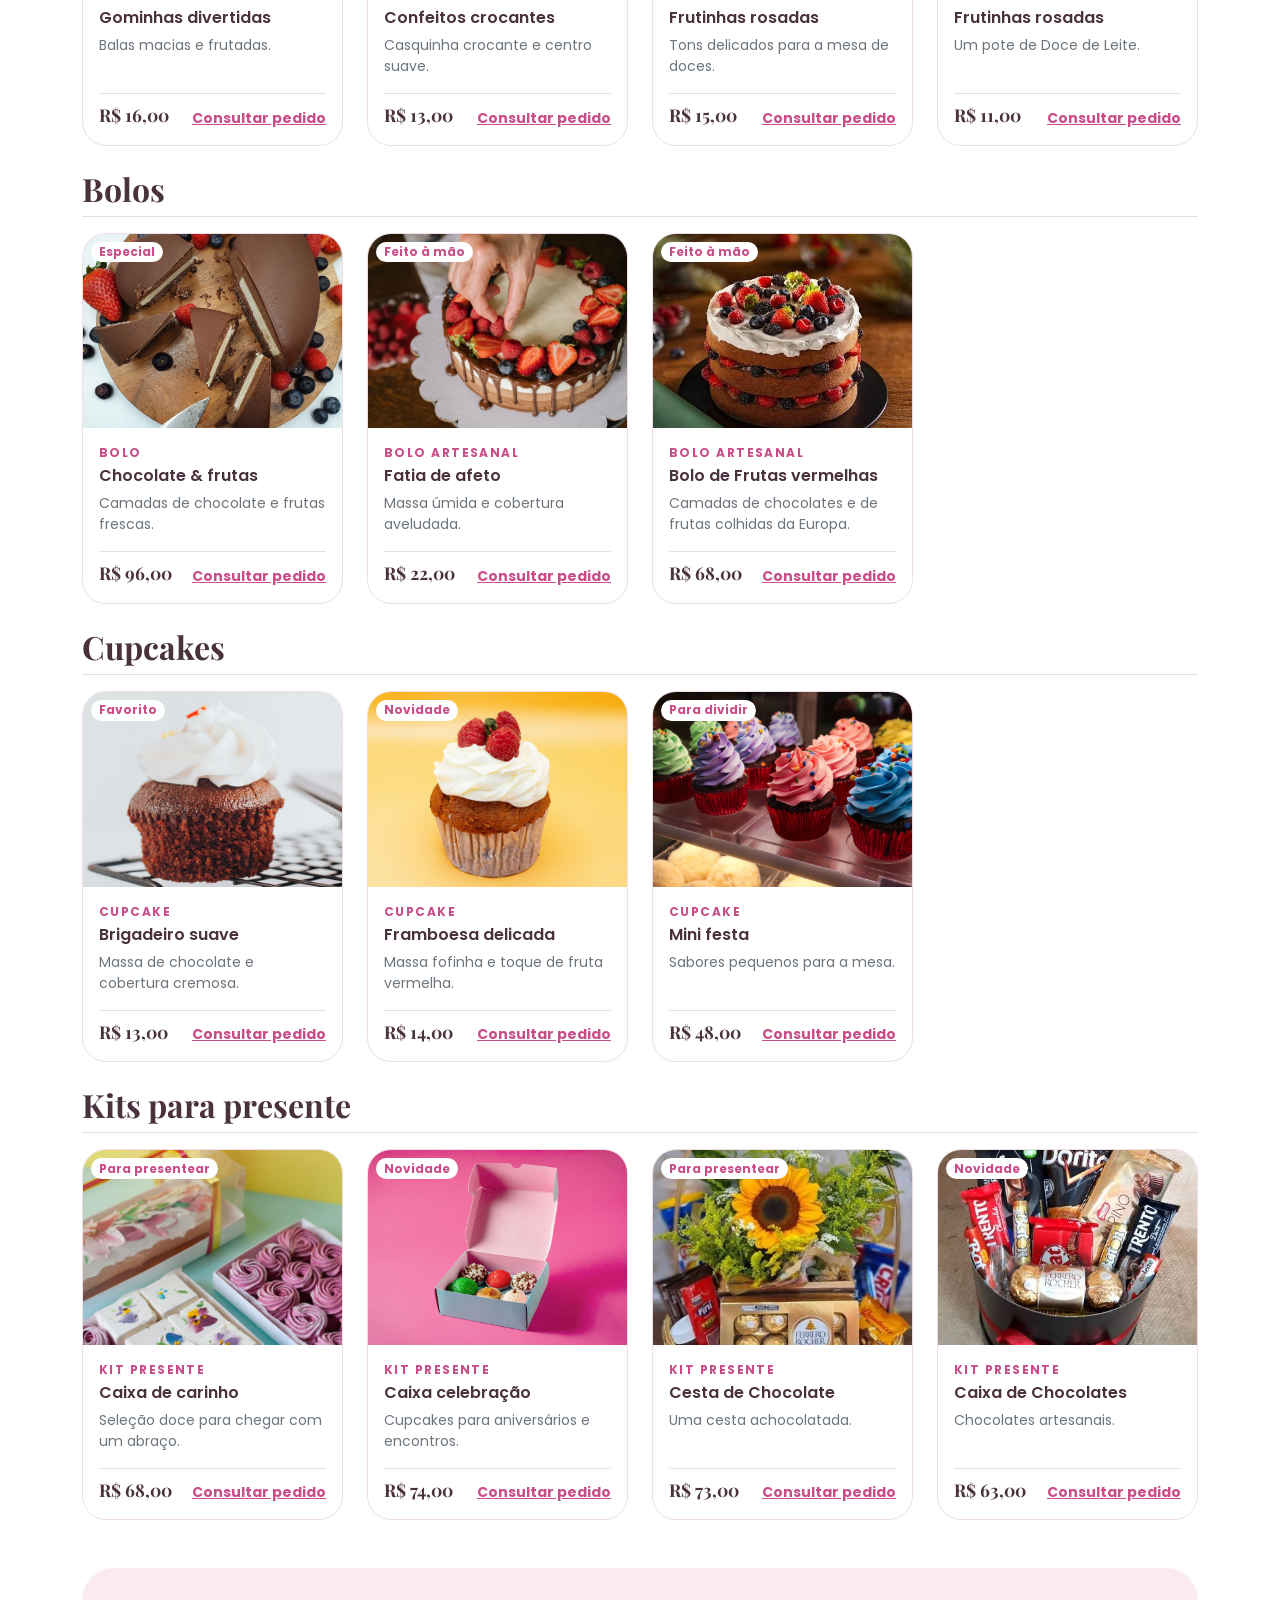
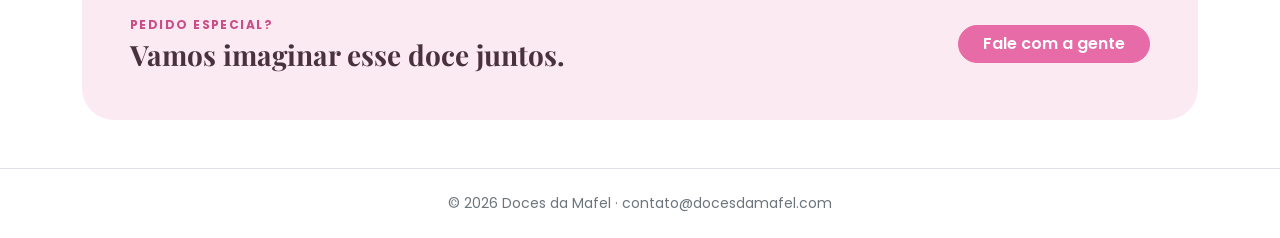
<file: produtos.html>
<!doctype html>
<html lang="pt-BR">

<head>
    <meta charset="utf-8">
    <meta name="viewport" content="width=device-width, initial-scale=1">
    <title>Produtos | Doces da Mafel ♡</title>
   <link href="https://fonts.googleapis.com/css2?family=Playfair+Display:wght@600;700&family=Poppins:wght@400;500;600;700&display=swap" rel="stylesheet">
    <link href="https://cdn.jsdelivr.net/npm/bootstrap@5.3.3/dist/css/bootstrap.min.css" rel="stylesheet">
    <link href="https://cdn.jsdelivr.net/npm/bootstrap-icons@1.11.3/font/bootstrap-icons.min.css" rel="stylesheet">
     <link rel="icon" type="image/svg+xml" href="img/brand-mark.svg">
    <link href="css/style.css" rel="stylesheet">
</head>

<body>
    <header class="bg-rosa border-bottom">
        <nav class="container d-flex flex-wrap align-items-center justify-content-between gap-2 py-3" aria-label="Principal">
            <a class="fs-5 fw-bold text-decoration-none text-body" href="index.html">Doces da Mafel <i class="bi bi-heart-fill text-rosa small"></i></a>
            <ul class="nav nav-pills flex-wrap">
                <li class="nav-item"><a class="nav-link" href="index.html">Início</a></li>
                <li class="nav-item"><a class="nav-link active" href="produtos.html" aria-current="page">Produtos</a></li>
                <li class="nav-item"><a class="nav-link" href="sobre.html">Sobre nós</a></li>
                <li class="nav-item"><a class="nav-link" href="contato.html">Contato</a></li>
            </ul>
        </nav>
    </header>
    <main>
        <section class="bg-rosa py-5">
            <div class="container text-center">
                <p class="eyebrow mb-2">Cardápio</p>
                <h1 class="display-5 fw-bold">Doces que tornam a vida mais doce.</h1>
                <p class="lead text-secondary mb-0">Do primeiro bombom à caixa para presentear.</p>
            </div>
        </section>
        <div class="container text-center my-3 d-flex flex-wrap justify-content-center gap-2"><a class="btn btn-sm btn-light border rounded-pill" href="#chocolates">Chocolates</a><a class="btn btn-sm btn-light border rounded-pill" href="#bombons">Bombons</a><a class="btn btn-sm btn-light border rounded-pill" href="#balas">Balas</a><a class="btn btn-sm btn-light border rounded-pill" href="#bolos">Bolos</a><a class="btn btn-sm btn-light border rounded-pill" href="#cupcakes">Cupcakes</a><a class="btn btn-sm btn-light border rounded-pill" href="#kits">Kits para presente</a></div>
        <p class="text-center small text-secondary"></p>
        <div class="container">

            <section class="anchor pt-4" id="chocolates">
                <h2 class="fw-bold border-bottom pb-2 mb-3">Chocolates</h2>
                <div class="row row-cols-1 row-cols-sm-2 row-cols-lg-3 row-cols-xl-4 g-4">
                    <div class="col"><article class="card card-doce h-100 overflow-hidden"><div class="position-relative"><img src="img/chocolates-tray.jpg" class="card-img-top" alt="Seleção da casa" loading="lazy"><span class="badge rounded-pill bg-white text-rosa position-absolute top-0 start-0 m-2">Favorito</span></div><div class="card-body d-flex flex-column"><p class="eyebrow mb-1">Chocolate artesanal</p><h3 class="h6 fw-semibold">Seleção da casa</h3><p class="small text-secondary flex-grow-1">Pedaços cremosos, com surpresa e aconchego.</p><div class="d-flex justify-content-between align-items-end border-top pt-2"><span class="fw-bold">R$ 18,00</span><a class="small fw-bold" href="contato.html">Consultar pedido</a></div></div></article></div>
                    <div class="col"><article class="card card-doce h-100 overflow-hidden"><div class="position-relative"><img src="img/chocolates-selection.jpg" class="card-img-top" alt="Caixinha crocante" loading="lazy"><span class="badge rounded-pill bg-white text-rosa position-absolute top-0 start-0 m-2">Especial</span></div><div class="card-body d-flex flex-column"><p class="eyebrow mb-1">Chocolate artesanal</p><h3 class="h6 fw-semibold">Caixinha crocante</h3><p class="small text-secondary flex-grow-1">Uma seleção para dividir — ou guardar só para você.</p><div class="d-flex justify-content-between align-items-end border-top pt-2"><span class="fw-bold">R$ 32,00</span><a class="small fw-bold" href="contato.html">Consultar pedido</a></div></div></article></div>
                    <div class="col"><article class="card card-doce h-100 overflow-hidden"><div class="position-relative"><img src="img/pedaçodechocolate.jpg" class="card-img-top" alt="Pedacos de chocolate" loading="lazy"><span class="badge rounded-pill bg-white text-rosa position-absolute top-0 start-0 m-2">Especial</span></div><div class="card-body d-flex flex-column"><p class="eyebrow mb-1">Chocolate artesanal</p><h3 class="h6 fw-semibold">Pedacos de chocolate</h3><p class="small text-secondary flex-grow-1">Todo gosto em uma pequena quantia.</p><div class="d-flex justify-content-between align-items-end border-top pt-2"><span class="fw-bold">R$ 7,00</span><a class="small fw-bold" href="contato.html">Consultar pedido</a></div></div></article></div>
                </div>
            </section>

            <section class="anchor pt-4" id="bombons">
                <h2 class="fw-bold border-bottom pb-2 mb-3">Bombons</h2>
                <div class="row row-cols-1 row-cols-sm-2 row-cols-lg-3 row-cols-xl-4 g-4">
                    <div class="col"><article class="card card-doce h-100 overflow-hidden"><div class="position-relative"><img src="img/truffles-box.jpg" class="card-img-top" alt="Trufa de cacau" loading="lazy"><span class="badge rounded-pill bg-white text-rosa position-absolute top-0 start-0 m-2">Mais pedido</span></div><div class="card-body d-flex flex-column"><p class="eyebrow mb-1">Bombom</p><h3 class="h6 fw-semibold">Trufa de cacau</h3><p class="small text-secondary flex-grow-1">Recheio macio e cobertura intensa.</p><div class="d-flex justify-content-between align-items-end border-top pt-2"><span class="fw-bold">R$ 8,00</span><a class="small fw-bold" href="contato.html">Consultar pedido</a></div></div></article></div>
                    <div class="col"><article class="card card-doce h-100 overflow-hidden"><div class="position-relative"><img src="img/bonbons-colorful.jpg" class="card-img-top" alt="Bombons da estação" loading="lazy"><span class="badge rounded-pill bg-white text-rosa position-absolute top-0 start-0 m-2">Novidade</span></div><div class="card-body d-flex flex-column"><p class="eyebrow mb-1">Bombom</p><h3 class="h6 fw-semibold">Bombons da estação</h3><p class="small text-secondary flex-grow-1">Recheios e acabamentos variados.</p><div class="d-flex justify-content-between align-items-end border-top pt-2"><span class="fw-bold">R$ 24,00</span><a class="small fw-bold" href="contato.html">Consultar pedido</a></div></div></article></div>
                    <div class="col"><article class="card card-doce h-100 overflow-hidden"><div class="position-relative"><img src="img/amor.jpg" class="card-img-top" alt="Morango do amor" loading="lazy"><span class="badge rounded-pill bg-white text-rosa position-absolute top-0 start-0 m-2">Novidade</span></div><div class="card-body d-flex flex-column"><p class="eyebrow mb-1">Bombom</p><h3 class="h6 fw-semibold">Morango do amor</h3><p class="small text-secondary flex-grow-1">Um bombom de chocolate com leite ninho e morango por dentro.</p><div class="d-flex justify-content-between align-items-end border-top pt-2"><span class="fw-bold">R$ 8,00</span><a class="small fw-bold" href="contato.html">Consultar pedido</a></div></div></article></div>
                </div>
            </section>

            <section class="anchor pt-4" id="balas">
                <h2 class="fw-bold border-bottom pb-2 mb-3">Balas</h2>
                <div class="row row-cols-1 row-cols-sm-2 row-cols-lg-3 row-cols-xl-4 g-4">
                    <div class="col"><article class="card card-doce h-100 overflow-hidden"><div class="position-relative"><img src="img/candy-gummies.jpg" class="card-img-top" alt="Gominhas divertidas" loading="lazy"><span class="badge rounded-pill bg-white text-rosa position-absolute top-0 start-0 m-2">Colorido</span></div><div class="card-body d-flex flex-column"><p class="eyebrow mb-1">Bala artesanal</p><h3 class="h6 fw-semibold">Gominhas divertidas</h3><p class="small text-secondary flex-grow-1">Balas macias e frutadas.</p><div class="d-flex justify-content-between align-items-end border-top pt-2"><span class="fw-bold">R$ 16,00</span><a class="small fw-bold" href="contato.html">Consultar pedido</a></div></div></article></div>
                    <div class="col"><article class="card card-doce h-100 overflow-hidden"><div class="position-relative"><img src="img/candy-colorful.jpg" class="card-img-top" alt="Confeitos crocantes" loading="lazy"><span class="badge rounded-pill bg-white text-rosa position-absolute top-0 start-0 m-2">Para dividir</span></div><div class="card-body d-flex flex-column"><p class="eyebrow mb-1">Doce colorido</p><h3 class="h6 fw-semibold">Confeitos crocantes</h3><p class="small text-secondary flex-grow-1">Casquinha crocante e centro suave.</p><div class="d-flex justify-content-between align-items-end border-top pt-2"><span class="fw-bold">R$ 13,00</span><a class="small fw-bold" href="contato.html">Consultar pedido</a></div></div></article></div>
                    <div class="col"><article class="card card-doce h-100 overflow-hidden"><div class="position-relative"><img src="img/candy-pink.jpg" class="card-img-top" alt="Frutinhas rosadas" loading="lazy"><span class="badge rounded-pill bg-white text-rosa position-absolute top-0 start-0 m-2">Delicado</span></div><div class="card-body d-flex flex-column"><p class="eyebrow mb-1">Bala artesanal</p><h3 class="h6 fw-semibold">Frutinhas rosadas</h3><p class="small text-secondary flex-grow-1">Tons delicados para a mesa de doces.</p><div class="d-flex justify-content-between align-items-end border-top pt-2"><span class="fw-bold">R$ 15,00</span><a class="small fw-bold" href="contato.html">Consultar pedido</a></div></div></article></div>
                    <div class="col"><article class="card card-doce h-100 overflow-hidden"><div class="position-relative"><img src="img/futas.jpg" class="card-img-top" alt="Frutinhas rosadas" loading="lazy"><span class="badge rounded-pill bg-white text-rosa position-absolute top-0 start-0 m-2">Delicado</span></div><div class="card-body d-flex flex-column"><p class="eyebrow mb-1">Bala artesanal</p><h3 class="h6 fw-semibold">Frutinhas rosadas</h3><p class="small text-secondary flex-grow-1">Um pote de Doce de Leite.</p><div class="d-flex justify-content-between align-items-end border-top pt-2"><span class="fw-bold">R$ 11,00</span><a class="small fw-bold" href="contato.html">Consultar pedido</a></div></div></article></div>
                </div>
            </section>

            <section class="anchor pt-4" id="bolos">
                <h2 class="fw-bold border-bottom pb-2 mb-3">Bolos</h2>
                <div class="row row-cols-1 row-cols-sm-2 row-cols-lg-3 row-cols-xl-4 g-4">
                    <div class="col"><article class="card card-doce h-100 overflow-hidden"><div class="position-relative"><img src="img/cake-berries.jpg" class="card-img-top" alt="Chocolate & frutas" loading="lazy"><span class="badge rounded-pill bg-white text-rosa position-absolute top-0 start-0 m-2">Especial</span></div><div class="card-body d-flex flex-column"><p class="eyebrow mb-1">Bolo</p><h3 class="h6 fw-semibold">Chocolate & frutas</h3><p class="small text-secondary flex-grow-1">Camadas de chocolate e frutas frescas.</p><div class="d-flex justify-content-between align-items-end border-top pt-2"><span class="fw-bold">R$ 96,00</span><a class="small fw-bold" href="contato.html">Consultar pedido</a></div></div></article></div>
                    <div class="col"><article class="card card-doce h-100 overflow-hidden"><div class="position-relative"><img src="img/cake-artisan.jpg" class="card-img-top" alt="Fatia de afeto" loading="lazy"><span class="badge rounded-pill bg-white text-rosa position-absolute top-0 start-0 m-2">Feito à mão</span></div><div class="card-body d-flex flex-column"><p class="eyebrow mb-1">Bolo artesanal</p><h3 class="h6 fw-semibold">Fatia de afeto</h3><p class="small text-secondary flex-grow-1">Massa úmida e cobertura aveludada.</p><div class="d-flex justify-content-between align-items-end border-top pt-2"><span class="fw-bold">R$ 22,00</span><a class="small fw-bold" href="contato.html">Consultar pedido</a></div></div></article></div>
                    <div class="col"><article class="card card-doce h-100 overflow-hidden"><div class="position-relative"><img src="img/frutasver.jpg" class="card-img-top" alt="Bolo de Frutas vermelhas" loading="lazy"><span class="badge rounded-pill bg-white text-rosa position-absolute top-0 start-0 m-2">Feito à mão</span></div><div class="card-body d-flex flex-column"><p class="eyebrow mb-1">Bolo artesanal</p><h3 class="h6 fw-semibold">Bolo de Frutas vermelhas</h3><p class="small text-secondary flex-grow-1">Camadas de chocolates e de frutas colhidas da Europa.</p><div class="d-flex justify-content-between align-items-end border-top pt-2"><span class="fw-bold">R$ 68,00</span><a class="small fw-bold" href="contato.html">Consultar pedido</a></div></div></article></div>
                </div>
            </section>

            <section class="anchor pt-4" id="cupcakes">
                <h2 class="fw-bold border-bottom pb-2 mb-3">Cupcakes</h2>
                <div class="row row-cols-1 row-cols-sm-2 row-cols-lg-3 row-cols-xl-4 g-4">
                    <div class="col"><article class="card card-doce h-100 overflow-hidden"><div class="position-relative"><img src="img/cupcake-chocolate.jpg" class="card-img-top" alt="Brigadeiro suave" loading="lazy"><span class="badge rounded-pill bg-white text-rosa position-absolute top-0 start-0 m-2">Favorito</span></div><div class="card-body d-flex flex-column"><p class="eyebrow mb-1">Cupcake</p><h3 class="h6 fw-semibold">Brigadeiro suave</h3><p class="small text-secondary flex-grow-1">Massa de chocolate e cobertura cremosa.</p><div class="d-flex justify-content-between align-items-end border-top pt-2"><span class="fw-bold">R$ 13,00</span><a class="small fw-bold" href="contato.html">Consultar pedido</a></div></div></article></div>
                    <div class="col"><article class="card card-doce h-100 overflow-hidden"><div class="position-relative"><img src="img/cupcake-raspberry.jpg" class="card-img-top" alt="Framboesa delicada" loading="lazy"><span class="badge rounded-pill bg-white text-rosa position-absolute top-0 start-0 m-2">Novidade</span></div><div class="card-body d-flex flex-column"><p class="eyebrow mb-1">Cupcake</p><h3 class="h6 fw-semibold">Framboesa delicada</h3><p class="small text-secondary flex-grow-1">Massa fofinha e toque de fruta vermelha.</p><div class="d-flex justify-content-between align-items-end border-top pt-2"><span class="fw-bold">R$ 14,00</span><a class="small fw-bold" href="contato.html">Consultar pedido</a></div></div></article></div>
                    <div class="col"><article class="card card-doce h-100 overflow-hidden"><div class="position-relative"><img src="img/cupcakes-assorted.jpg" class="card-img-top" alt="Mini festa" loading="lazy"><span class="badge rounded-pill bg-white text-rosa position-absolute top-0 start-0 m-2">Para dividir</span></div><div class="card-body d-flex flex-column"><p class="eyebrow mb-1">Cupcake</p><h3 class="h6 fw-semibold">Mini festa</h3><p class="small text-secondary flex-grow-1">Sabores pequenos para a mesa.</p><div class="d-flex justify-content-between align-items-end border-top pt-2"><span class="fw-bold">R$ 48,00</span><a class="small fw-bold" href="contato.html">Consultar pedido</a></div></div></article></div>
                </div>
            </section>

            <section class="anchor pt-4" id="kits">
                <h2 class="fw-bold border-bottom pb-2 mb-3">Kits para presente</h2>
                <div class="row row-cols-1 row-cols-sm-2 row-cols-lg-3 row-cols-xl-4 g-4">
                    <div class="col"><article class="card card-doce h-100 overflow-hidden"><div class="position-relative"><img src="img/gift-boxes.jpg" class="card-img-top" alt="Caixa de carinho" loading="lazy"><span class="badge rounded-pill bg-white text-rosa position-absolute top-0 start-0 m-2">Para presentear</span></div><div class="card-body d-flex flex-column"><p class="eyebrow mb-1">Kit presente</p><h3 class="h6 fw-semibold">Caixa de carinho</h3><p class="small text-secondary flex-grow-1">Seleção doce para chegar com um abraço.</p><div class="d-flex justify-content-between align-items-end border-top pt-2"><span class="fw-bold">R$ 68,00</span><a class="small fw-bold" href="contato.html">Consultar pedido</a></div></div></article></div>
                    <div class="col"><article class="card card-doce h-100 overflow-hidden"><div class="position-relative"><img src="img/gift-cupcakes.jpg" class="card-img-top" alt="Caixa celebração" loading="lazy"><span class="badge rounded-pill bg-white text-rosa position-absolute top-0 start-0 m-2">Novidade</span></div><div class="card-body d-flex flex-column"><p class="eyebrow mb-1">Kit presente</p><h3 class="h6 fw-semibold">Caixa celebração</h3><p class="small text-secondary flex-grow-1">Cupcakes para aniversários e encontros.</p><div class="d-flex justify-content-between align-items-end border-top pt-2"><span class="fw-bold">R$ 74,00</span><a class="small fw-bold" href="contato.html">Consultar pedido</a></div></div></article></div>
                    <div class="col"><article class="card card-doce h-100 overflow-hidden"><div class="position-relative"><img src="img/cesta.jpg" class="card-img-top" alt="Cesta de Chocolate" loading="lazy"><span class="badge rounded-pill bg-white text-rosa position-absolute top-0 start-0 m-2">Para presentear</span></div><div class="card-body d-flex flex-column"><p class="eyebrow mb-1">Kit presente</p><h3 class="h6 fw-semibold">Cesta de Chocolate</h3><p class="small text-secondary flex-grow-1">Uma cesta achocolatada.</p><div class="d-flex justify-content-between align-items-end border-top pt-2"><span class="fw-bold">R$ 73,00</span><a class="small fw-bold" href="contato.html">Consultar pedido</a></div></div></article></div>
                    <div class="col"><article class="card card-doce h-100 overflow-hidden"><div class="position-relative"><img src="img/caixa.jpg" class="card-img-top" alt="Caixa de Chocolates" loading="lazy"><span class="badge rounded-pill bg-white text-rosa position-absolute top-0 start-0 m-2">Novidade</span></div><div class="card-body d-flex flex-column"><p class="eyebrow mb-1">Kit presente</p><h3 class="h6 fw-semibold">Caixa de Chocolates</h3><p class="small text-secondary flex-grow-1">Chocolates artesanais.</p><div class="d-flex justify-content-between align-items-end border-top pt-2"><span class="fw-bold">R$ 63,00</span><a class="small fw-bold" href="contato.html">Consultar pedido</a></div></div></article></div>
                </div>
            </section>

        </div>
        <div class="mt-5">
            <section class="container">
                <div class="bg-rosa rounded-5 p-4 p-md-5 d-flex flex-column flex-md-row justify-content-between align-items-md-center gap-3">
                    <div>
                        <p class="eyebrow mb-1">Pedido especial?</p>
                        <h2 class="h3 fw-bold mb-0">Vamos imaginar esse doce juntos.</h2>
                    </div><a class="btn btn-rosa rounded-pill px-4" href="contato.html">Fale com a gente</a>
                </div>
            </section>
        </div>
    </main>
    <footer class="border-top mt-5 py-4 text-center small text-secondary">© 2026 Doces da Mafel · contato@docesdamafel.com</footer>
</body>

</html>
</file>
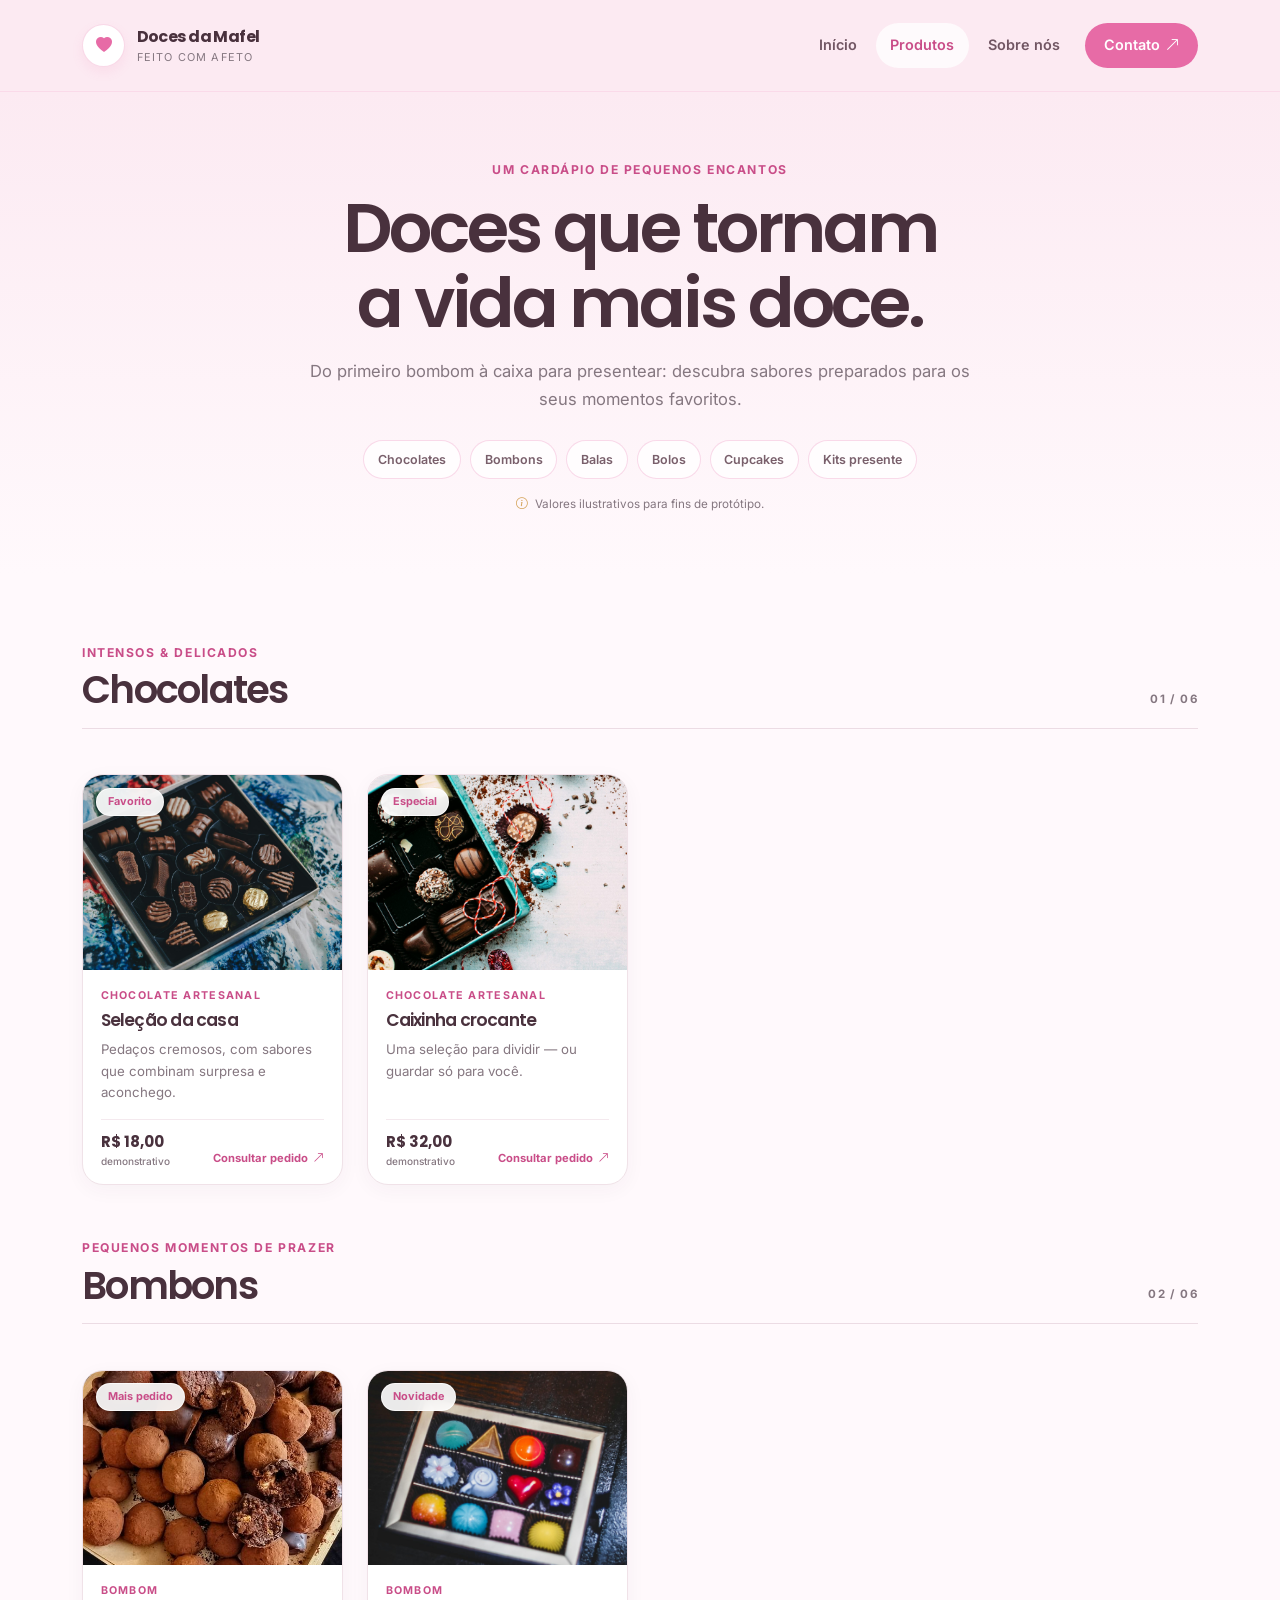
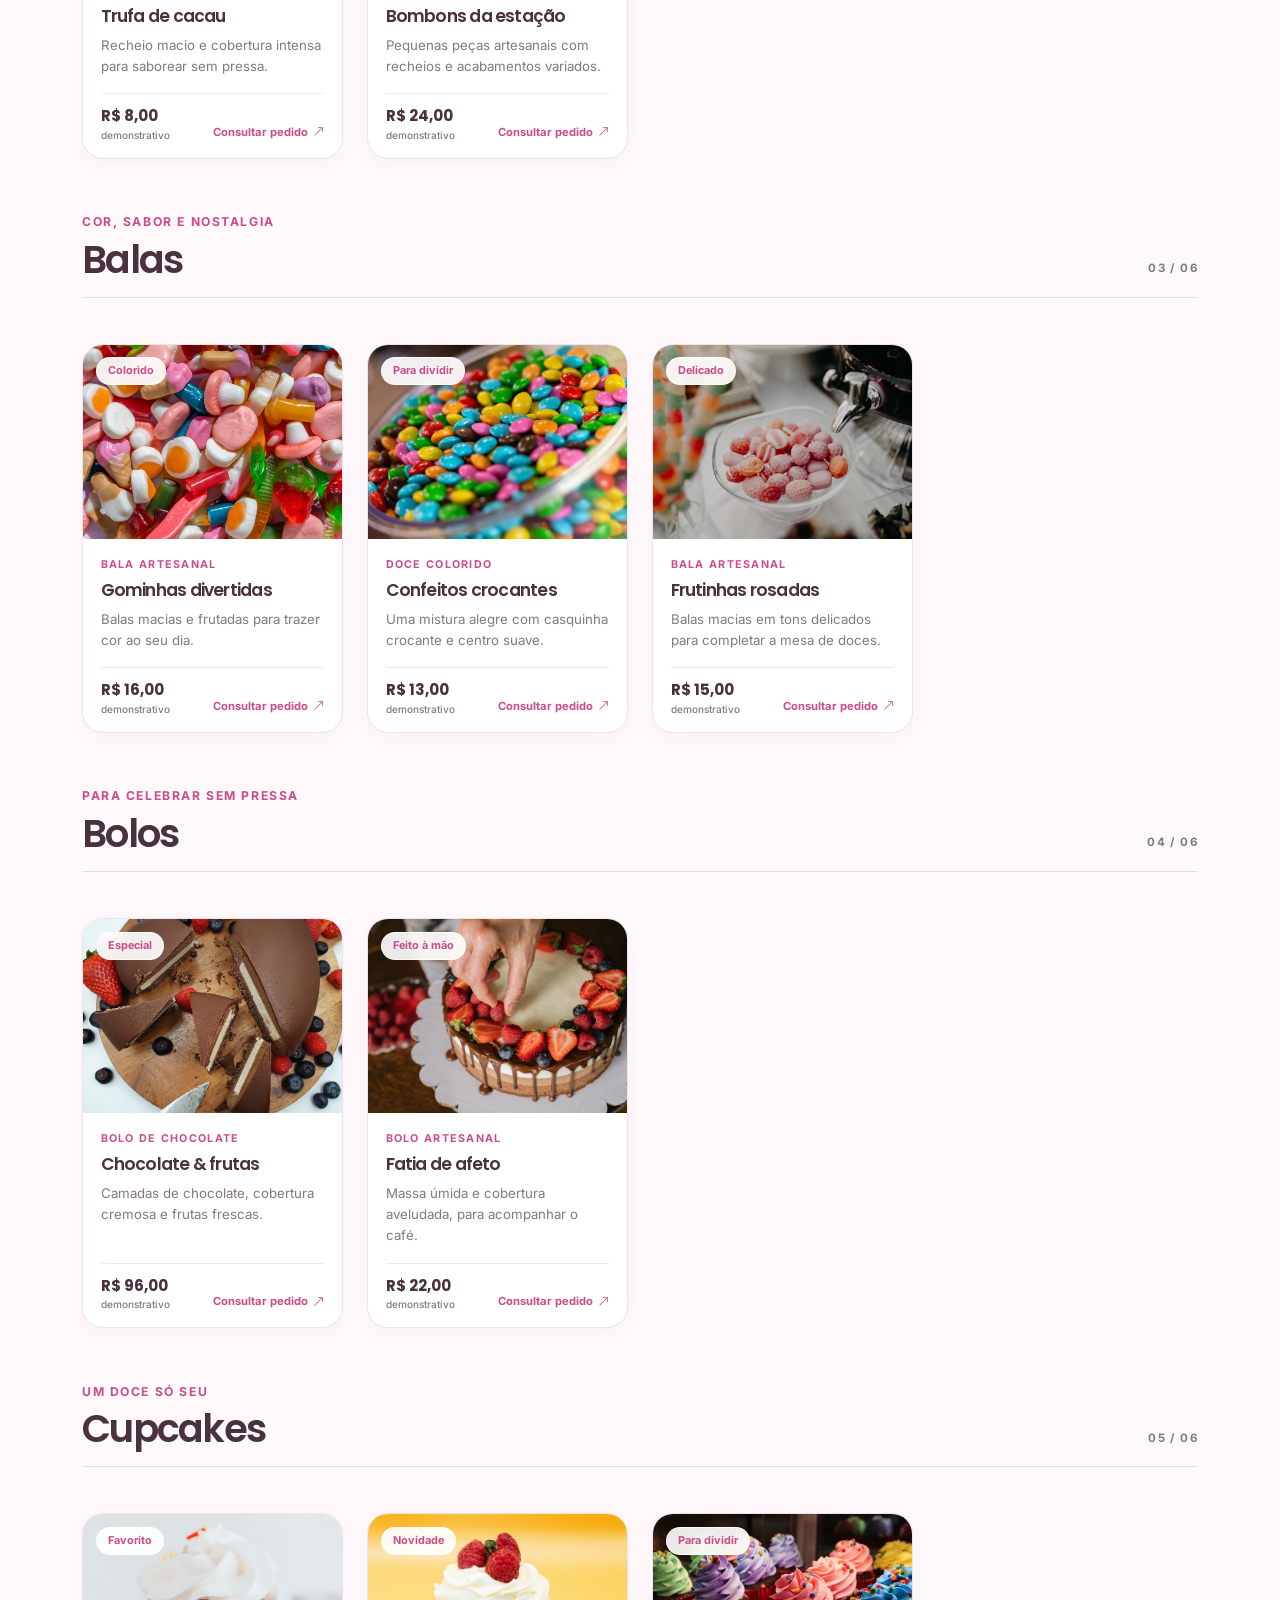
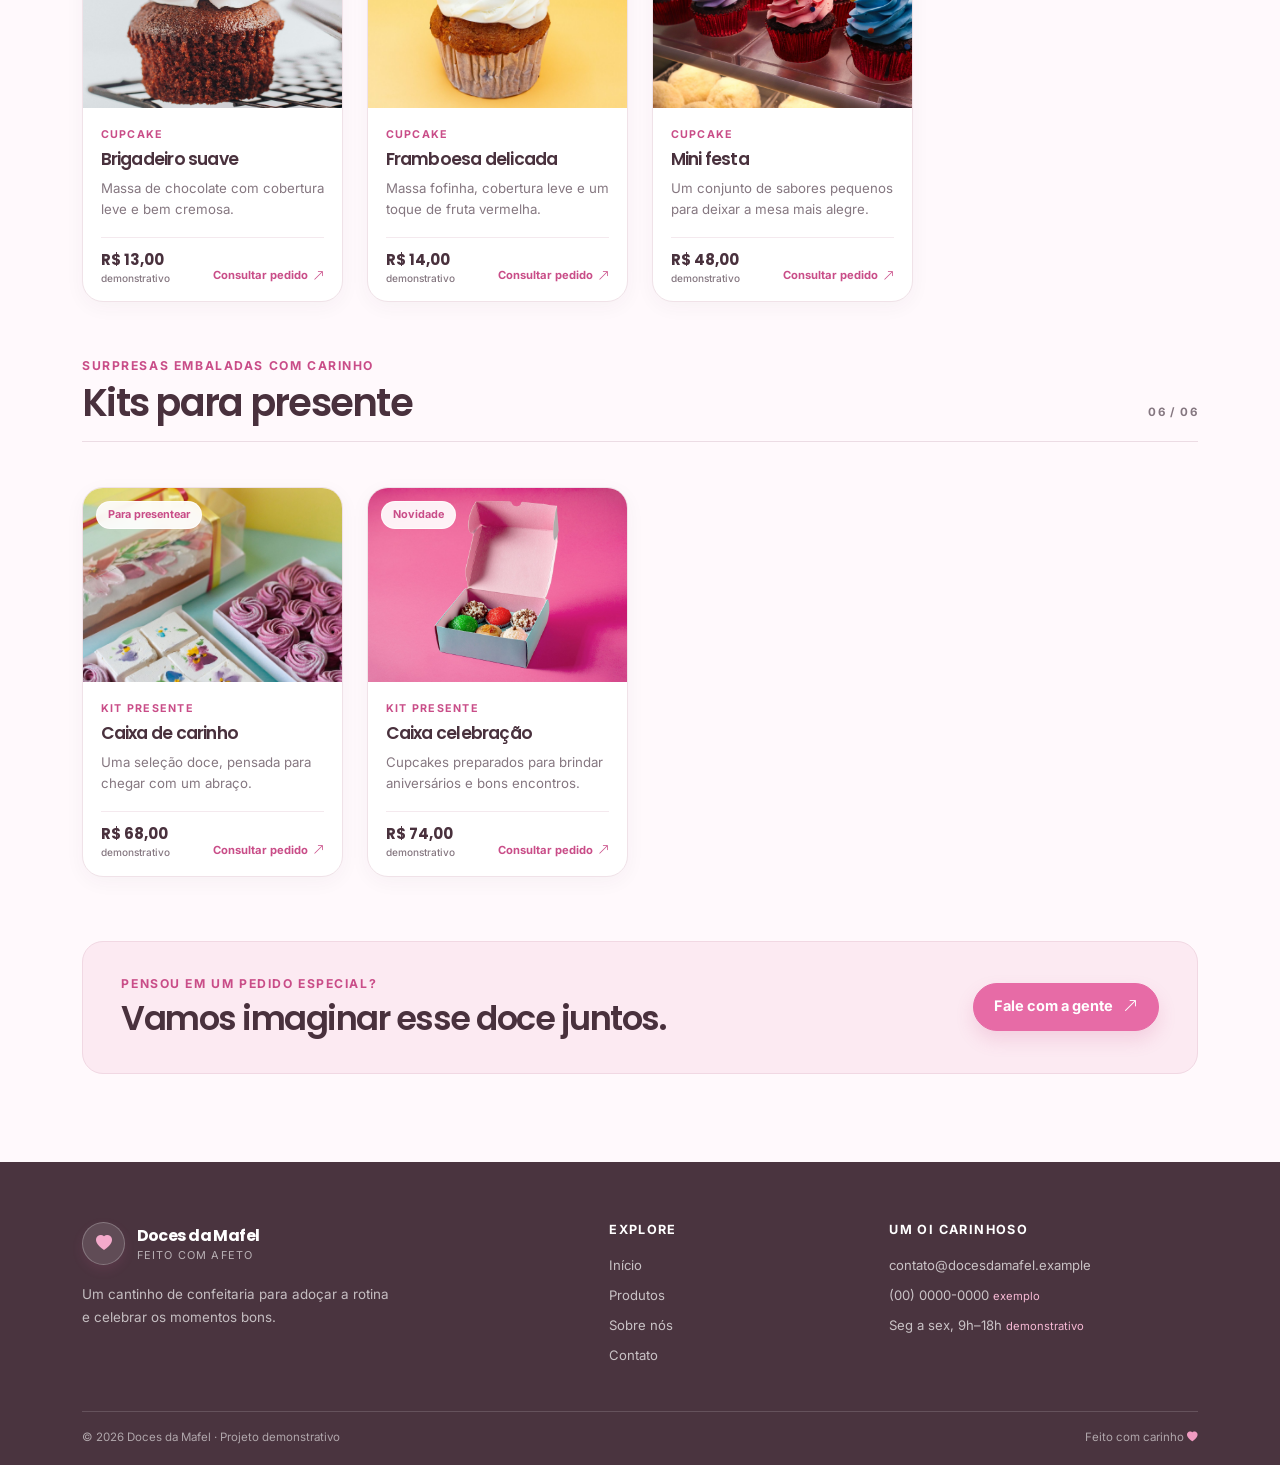
<file: produtos2.html>
<!doctype html>
<html lang="pt-BR">
<head>
  <meta charset="utf-8">
  <meta name="viewport" content="width=device-width, initial-scale=1">
  <meta name="theme-color" content="#FCEAF2">
  <meta name="description" content="Conheça os chocolates, bombons, balas, bolos, cupcakes e kits da Doces da Mafel.">
  <title>Produtos | Doces da Mafel ♡</title>
  <link rel="preconnect" href="https://fonts.googleapis.com">
  <link rel="preconnect" href="https://fonts.gstatic.com" crossorigin>
  <link href="https://fonts.googleapis.com/css2?family=Inter:wght@400;500;600;700&family=Poppins:wght@400;500;600;700;800&display=swap" rel="stylesheet">
  <link href="https://cdn.jsdelivr.net/npm/bootstrap@5.3.3/dist/css/bootstrap.min.css" rel="stylesheet" crossorigin="anonymous">
  <link href="https://cdn.jsdelivr.net/npm/bootstrap-icons@1.11.3/font/bootstrap-icons.min.css" rel="stylesheet" crossorigin="anonymous">
  <link rel="icon" type="image/svg+xml" href="img/brand-mark.svg">
  <link href="css/style2.css" rel="stylesheet">
</head>
<body>
  <a class="skip-link" href="#conteudo">Pular para o conteúdo</a>
  <header class="site-header">
    <div class="container">
      <nav class="site-nav" aria-label="Navegação principal">
        <a class="brand" href="index2.html" aria-label="Doces da Mafel — página inicial"><span class="brand-mark" aria-hidden="true"><i class="bi bi-heart-fill"></i></span><span class="brand-copy"><strong>Doces da Mafel</strong><small>feito com afeto</small></span></a>
        <div class="nav-links">
          <a class="nav-link" href="index2.html">Início</a>
          <a class="nav-link active" href="produtos2.html" aria-current="page">Produtos</a>
          <a class="nav-link" href="sobre2.html">Sobre nós</a>
          <a class="nav-link nav-contact" href="contato2.html">Contato <i class="bi bi-arrow-up-right" aria-hidden="true"></i></a>
          
        </div>
      </nav>
    </div>
  </header>

  <main id="conteudo">
    <section class="page-hero catalog-hero">
      <div class="container">
        <div class="page-hero-inner">
          <p class="eyebrow">Um cardápio de pequenos encantos</p>
          <h1>Doces que tornam<br class="d-none d-sm-block"> a vida mais doce.</h1>
          <p>Do primeiro bombom à caixa para presentear: descubra sabores preparados para os seus momentos favoritos.</p>
          <div class="catalog-jump-links" aria-label="Categorias do catálogo">
            <a href="#chocolates">Chocolates</a><a href="#bombons">Bombons</a><a href="#balas">Balas</a><a href="#bolos">Bolos</a><a href="#cupcakes">Cupcakes</a><a href="#kits">Kits presente</a>
          </div>
          <div class="catalog-note"><i class="bi bi-info-circle" aria-hidden="true"></i> Valores ilustrativos para fins de protótipo.</div>
        </div>
      </div>
    </section>

    <div class="container catalog-content">
      <section class="catalog-category" id="chocolates" aria-labelledby="chocolates-title">
        <div class="category-heading"><div><p class="eyebrow">Intensos &amp; delicados</p><h2 id="chocolates-title">Chocolates</h2></div><span class="category-count">01 / 06</span></div>
        <div class="row row-cols-1 row-cols-sm-2 row-cols-lg-3 row-cols-xl-4 g-4 product-grid">
          <div class="col"><article class="product-card h-100"><a class="product-image-link" href="contato2.html" aria-label="Consultar chocolates da casa"><img class="product-image" src="img/chocolates-tray.jpg" alt="Bandeja de chocolates artesanais em diferentes formatos" loading="lazy"><span class="product-tag">Favorito</span></a><div class="product-card-body"><p class="product-type">Chocolate artesanal</p><h3>Seleção da casa</h3><p class="product-description">Pedaços cremosos, com sabores que combinam surpresa e aconchego.</p><div class="product-card-bottom"><span class="price">R$ 18,00 <small>demonstrativo</small></span><a class="btn-card-link" href="contato2.html">Consultar pedido <i class="bi bi-arrow-up-right" aria-hidden="true"></i></a></div></div></article></div>
          <div class="col"><article class="product-card h-100"><a class="product-image-link" href="contato2.html" aria-label="Consultar caixa de chocolates"><img class="product-image" src="img/chocolates-selection.jpg" alt="Chocolates sortidos cuidadosamente dispostos em uma caixa" loading="lazy"><span class="product-tag">Especial</span></a><div class="product-card-body"><p class="product-type">Chocolate artesanal</p><h3>Caixinha crocante</h3><p class="product-description">Uma seleção para dividir — ou guardar só para você.</p><div class="product-card-bottom"><span class="price">R$ 32,00 <small>demonstrativo</small></span><a class="btn-card-link" href="contato2.html">Consultar pedido <i class="bi bi-arrow-up-right" aria-hidden="true"></i></a></div></div></article></div>
        </div>
      </section>

      <section class="catalog-category" id="bombons" aria-labelledby="bombons-title">
        <div class="category-heading"><div><p class="eyebrow">Pequenos momentos de prazer</p><h2 id="bombons-title">Bombons</h2></div><span class="category-count">02 / 06</span></div>
        <div class="row row-cols-1 row-cols-sm-2 row-cols-lg-3 row-cols-xl-4 g-4 product-grid">
          <div class="col"><article class="product-card h-100"><a class="product-image-link" href="contato2.html" aria-label="Consultar trufas de cacau"><img class="product-image" src="img/truffles-box.jpg" alt="Trufas artesanais cobertas com cacau em pó, acomodadas em uma caixa" loading="lazy"><span class="product-tag">Mais pedido</span></a><div class="product-card-body"><p class="product-type">Bombom</p><h3>Trufa de cacau</h3><p class="product-description">Recheio macio e cobertura intensa para saborear sem pressa.</p><div class="product-card-bottom"><span class="price">R$ 8,00 <small>demonstrativo</small></span><a class="btn-card-link" href="contato2.html">Consultar pedido <i class="bi bi-arrow-up-right" aria-hidden="true"></i></a></div></div></article></div>
          <div class="col"><article class="product-card h-100"><a class="product-image-link" href="contato2.html" aria-label="Consultar bombons decorados"><img class="product-image" src="img/bonbons-colorful.jpg" alt="Bombons coloridos decorados em formatos variados dentro de uma caixa" loading="lazy"><span class="product-tag">Novidade</span></a><div class="product-card-body"><p class="product-type">Bombom</p><h3>Bombons da estação</h3><p class="product-description">Pequenas peças artesanais com recheios e acabamentos variados.</p><div class="product-card-bottom"><span class="price">R$ 24,00 <small>demonstrativo</small></span><a class="btn-card-link" href="contato2.html">Consultar pedido <i class="bi bi-arrow-up-right" aria-hidden="true"></i></a></div></div></article></div>
        </div>
      </section>

      <section class="catalog-category" id="balas" aria-labelledby="balas-title">
        <div class="category-heading"><div><p class="eyebrow">Cor, sabor e nostalgia</p><h2 id="balas-title">Balas</h2></div><span class="category-count">03 / 06</span></div>
        <div class="row row-cols-1 row-cols-sm-2 row-cols-lg-3 row-cols-xl-4 g-4 product-grid">
          <div class="col"><article class="product-card h-100"><a class="product-image-link" href="contato2.html" aria-label="Consultar balas de goma"><img class="product-image" src="img/candy-gummies.jpg" alt="Balas de goma coloridas em vários formatos e sabores" loading="lazy"><span class="product-tag">Colorido</span></a><div class="product-card-body"><p class="product-type">Bala artesanal</p><h3>Gominhas divertidas</h3><p class="product-description">Balas macias e frutadas para trazer cor ao seu dia.</p><div class="product-card-bottom"><span class="price">R$ 16,00 <small>demonstrativo</small></span><a class="btn-card-link" href="contato2.html">Consultar pedido <i class="bi bi-arrow-up-right" aria-hidden="true"></i></a></div></div></article></div>
          <div class="col"><article class="product-card h-100"><a class="product-image-link" href="contato2.html" aria-label="Consultar confeitos coloridos"><img class="product-image" src="img/candy-colorful.jpg" alt="Confeitos coloridos em formato oval dentro de uma tigela" loading="lazy"><span class="product-tag">Para dividir</span></a><div class="product-card-body"><p class="product-type">Doce colorido</p><h3>Confeitos crocantes</h3><p class="product-description">Uma mistura alegre com casquinha crocante e centro suave.</p><div class="product-card-bottom"><span class="price">R$ 13,00 <small>demonstrativo</small></span><a class="btn-card-link" href="contato2.html">Consultar pedido <i class="bi bi-arrow-up-right" aria-hidden="true"></i></a></div></div></article></div>
          <div class="col"><article class="product-card h-100"><a class="product-image-link" href="contato2.html" aria-label="Consultar balas de frutas"><img class="product-image" src="img/candy-pink.jpg" alt="Balas de fruta em tons de rosa e vermelho dentro de uma tigela" loading="lazy"><span class="product-tag">Delicado</span></a><div class="product-card-body"><p class="product-type">Bala artesanal</p><h3>Frutinhas rosadas</h3><p class="product-description">Balas macias em tons delicados para completar a mesa de doces.</p><div class="product-card-bottom"><span class="price">R$ 15,00 <small>demonstrativo</small></span><a class="btn-card-link" href="contato2.html">Consultar pedido <i class="bi bi-arrow-up-right" aria-hidden="true"></i></a></div></div></article></div>
        </div>
      </section>

      <section class="catalog-category" id="bolos" aria-labelledby="bolos-title">
        <div class="category-heading"><div><p class="eyebrow">Para celebrar sem pressa</p><h2 id="bolos-title">Bolos</h2></div><span class="category-count">04 / 06</span></div>
        <div class="row row-cols-1 row-cols-sm-2 row-cols-lg-3 row-cols-xl-4 g-4 product-grid">
          <div class="col"><article class="product-card h-100"><a class="product-image-link" href="contato2.html" aria-label="Consultar bolo de chocolate com frutas"><img class="product-image" src="img/cake-berries.jpg" alt="Bolo de chocolate coberto com frutas vermelhas" loading="lazy"><span class="product-tag">Especial</span></a><div class="product-card-body"><p class="product-type">Bolo de chocolate</p><h3>Chocolate &amp; frutas</h3><p class="product-description">Camadas de chocolate, cobertura cremosa e frutas frescas.</p><div class="product-card-bottom"><span class="price">R$ 96,00 <small>demonstrativo</small></span><a class="btn-card-link" href="contato2.html">Consultar pedido <i class="bi bi-arrow-up-right" aria-hidden="true"></i></a></div></div></article></div>
          <div class="col"><article class="product-card h-100"><a class="product-image-link" href="contato2.html" aria-label="Consultar bolo de confeitaria artesanal"><img class="product-image" src="img/cake-artisan.jpg" alt="Bolo artesanal preparado com cuidado em uma cozinha de confeitaria" loading="lazy"><span class="product-tag">Feito à mão</span></a><div class="product-card-body"><p class="product-type">Bolo artesanal</p><h3>Fatia de afeto</h3><p class="product-description">Massa úmida e cobertura aveludada, para acompanhar o café.</p><div class="product-card-bottom"><span class="price">R$ 22,00 <small>demonstrativo</small></span><a class="btn-card-link" href="contato2.html">Consultar pedido <i class="bi bi-arrow-up-right" aria-hidden="true"></i></a></div></div></article></div>
        </div>
      </section>

      <section class="catalog-category" id="cupcakes" aria-labelledby="cupcakes-title">
        <div class="category-heading"><div><p class="eyebrow">Um doce só seu</p><h2 id="cupcakes-title">Cupcakes</h2></div><span class="category-count">05 / 06</span></div>
        <div class="row row-cols-1 row-cols-sm-2 row-cols-lg-3 row-cols-xl-4 g-4 product-grid">
          <div class="col"><article class="product-card h-100"><a class="product-image-link" href="contato2.html" aria-label="Consultar cupcake de chocolate"><img class="product-image" src="img/cupcake-chocolate.jpg" alt="Cupcake de chocolate com cobertura branca cremosa" loading="lazy"><span class="product-tag">Favorito</span></a><div class="product-card-body"><p class="product-type">Cupcake</p><h3>Brigadeiro suave</h3><p class="product-description">Massa de chocolate com cobertura leve e bem cremosa.</p><div class="product-card-bottom"><span class="price">R$ 13,00 <small>demonstrativo</small></span><a class="btn-card-link" href="contato2.html">Consultar pedido <i class="bi bi-arrow-up-right" aria-hidden="true"></i></a></div></div></article></div>
          <div class="col"><article class="product-card h-100"><a class="product-image-link" href="contato2.html" aria-label="Consultar cupcake com framboesa"><img class="product-image" src="img/cupcake-raspberry.jpg" alt="Cupcake com cobertura branca e framboesas frescas" loading="lazy"><span class="product-tag">Novidade</span></a><div class="product-card-body"><p class="product-type">Cupcake</p><h3>Framboesa delicada</h3><p class="product-description">Massa fofinha, cobertura leve e um toque de fruta vermelha.</p><div class="product-card-bottom"><span class="price">R$ 14,00 <small>demonstrativo</small></span><a class="btn-card-link" href="contato2.html">Consultar pedido <i class="bi bi-arrow-up-right" aria-hidden="true"></i></a></div></div></article></div>
          <div class="col"><article class="product-card h-100"><a class="product-image-link" href="contato2.html" aria-label="Consultar cupcakes variados"><img class="product-image" src="img/cupcakes-assorted.jpg" alt="Cupcakes variados com diferentes coberturas e confeitos" loading="lazy"><span class="product-tag">Para dividir</span></a><div class="product-card-body"><p class="product-type">Cupcake</p><h3>Mini festa</h3><p class="product-description">Um conjunto de sabores pequenos para deixar a mesa mais alegre.</p><div class="product-card-bottom"><span class="price">R$ 48,00 <small>demonstrativo</small></span><a class="btn-card-link" href="contato2.html">Consultar pedido <i class="bi bi-arrow-up-right" aria-hidden="true"></i></a></div></div></article></div>
        </div>
      </section>

      <section class="catalog-category" id="kits" aria-labelledby="kits-title">
        <div class="category-heading"><div><p class="eyebrow">Surpresas embaladas com carinho</p><h2 id="kits-title">Kits para presente</h2></div><span class="category-count">06 / 06</span></div>
        <div class="row row-cols-1 row-cols-sm-2 row-cols-lg-3 row-cols-xl-4 g-4 product-grid">
          <div class="col"><article class="product-card h-100"><a class="product-image-link" href="contato2.html" aria-label="Consultar caixa de doces para presente"><img class="product-image" src="img/gift-boxes.jpg" alt="Caixas decoradas com doces artesanais em uma composição colorida" loading="lazy"><span class="product-tag">Para presentear</span></a><div class="product-card-body"><p class="product-type">Kit presente</p><h3>Caixa de carinho</h3><p class="product-description">Uma seleção doce, pensada para chegar com um abraço.</p><div class="product-card-bottom"><span class="price">R$ 68,00 <small>demonstrativo</small></span><a class="btn-card-link" href="contato2.html">Consultar pedido <i class="bi bi-arrow-up-right" aria-hidden="true"></i></a></div></div></article></div>
          <div class="col"><article class="product-card h-100"><a class="product-image-link" href="contato2.html" aria-label="Consultar kit de cupcakes para presente"><img class="product-image" src="img/gift-cupcakes.jpg" alt="Caixa de presente com cupcakes decorados" loading="lazy"><span class="product-tag">Novidade</span></a><div class="product-card-body"><p class="product-type">Kit presente</p><h3>Caixa celebração</h3><p class="product-description">Cupcakes preparados para brindar aniversários e bons encontros.</p><div class="product-card-bottom"><span class="price">R$ 74,00 <small>demonstrativo</small></span><a class="btn-card-link" href="contato2.html">Consultar pedido <i class="bi bi-arrow-up-right" aria-hidden="true"></i></a></div></div></article></div>
        </div>
      </section>

      <div class="catalog-contact-banner"><div><span class="eyebrow">Pensou em um pedido especial?</span><h2>Vamos imaginar esse doce juntos.</h2></div><a class="btn btn-brand" href="contato2.html">Fale com a gente <i class="bi bi-arrow-up-right" aria-hidden="true"></i></a></div>
    </div>
  </main>

  <footer class="site-footer">
    <div class="container"><div class="footer-main">
      <div class="footer-brand-block"><a class="brand footer-brand" href="index2.html"><span class="brand-mark" aria-hidden="true"><i class="bi bi-heart-fill"></i></span><span class="brand-copy"><strong>Doces da Mafel</strong><small>feito com afeto</small></span></a><p>Um cantinho de confeitaria para adoçar a rotina e celebrar os momentos bons.</p></div>
      <div class="footer-column"><h2>Explore</h2><a href="index2.html">Início</a><a href="produtos2.html">Produtos</a><a href="sobre2.html">Sobre nós</a><a href="contato2.html">Contato</a></div>
      <div class="footer-column"><h2>Um oi carinhoso</h2><p>contato@docesdamafel.example</p><p>(00) 0000-0000 <span class="demo-label">exemplo</span></p><p>Seg a sex, 9h–18h <span class="demo-label">demonstrativo</span></p></div>
    </div><div class="footer-bottom"><span>© 2026 Doces da Mafel · Projeto demonstrativo</span><span>Feito com carinho <i class="bi bi-heart-fill" aria-hidden="true"></i></span></div></div>
  </footer>
</body>
</html>
</file>
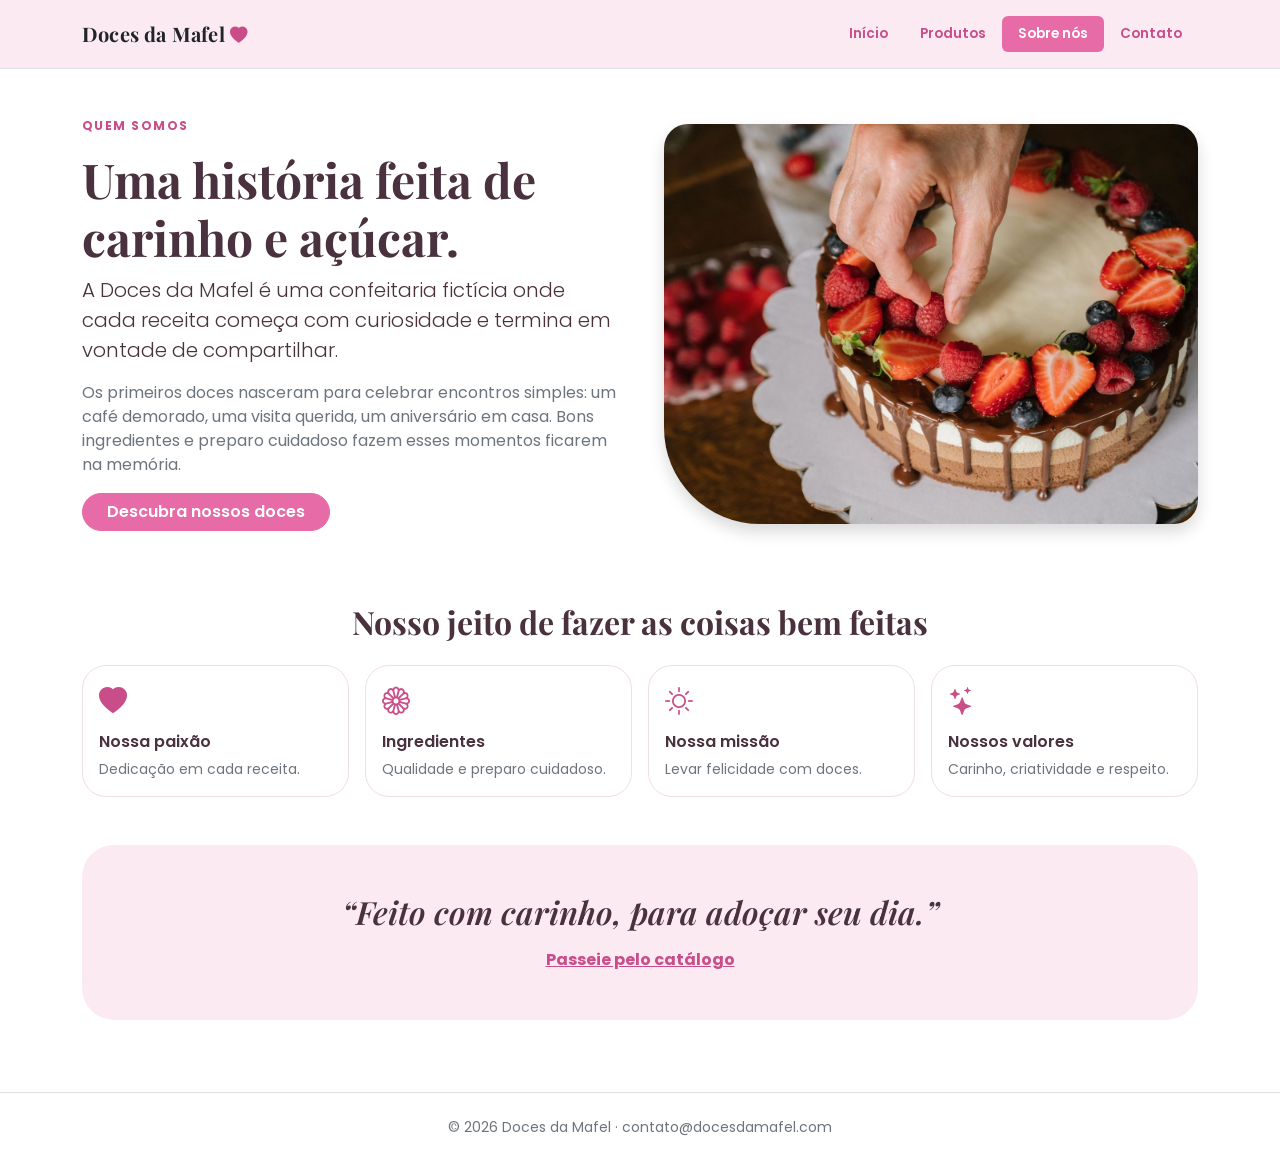
<file: sobre.html>
<!doctype html>
<html lang="pt-BR">

<head>
    <meta charset="utf-8">
    <meta name="viewport" content="width=device-width, initial-scale=1">
    <title>Sobre nós | Doces da Mafel ♡</title>
    <link href="https://fonts.googleapis.com/css2?family=Playfair+Display:wght@600;700&family=Poppins:wght@400;500;600;700&display=swap" rel="stylesheet">
    <link href="https://cdn.jsdelivr.net/npm/bootstrap@5.3.3/dist/css/bootstrap.min.css" rel="stylesheet">
    <link href="https://cdn.jsdelivr.net/npm/bootstrap-icons@1.11.3/font/bootstrap-icons.min.css" rel="stylesheet">
     <link rel="icon" type="image/svg+xml" href="img/brand-mark.svg">
    <link href="css/style.css" rel="stylesheet">
</head>

<body>
    <header class="bg-rosa border-bottom">
        <nav class="container d-flex flex-wrap align-items-center justify-content-between gap-2 py-3"
            aria-label="Principal">
            <a class="fs-5 fw-bold text-decoration-none text-body" href="index.html">Doces da Mafel <i
                    class="bi bi-heart-fill text-rosa small"></i></a>
            <ul class="nav nav-pills flex-wrap">
                <li class="nav-item"><a class="nav-link" href="index.html">Início</a></li>
                <li class="nav-item"><a class="nav-link" href="produtos.html">Produtos</a></li>
                <li class="nav-item"><a class="nav-link active" href="sobre.html" aria-current=page>Sobre nós</a></li>
                <li class="nav-item"><a class="nav-link" href="contato.html">Contato</a></li>
            </ul>
        </nav>
    </header>
    <main>
        <section class="container py-5">
            <div class="row align-items-center g-5">
                <div class="col-lg-6">
                    <p class="eyebrow">Quem somos</p>
                    <h1 class="display-5 fw-bold">Uma história feita de carinho e açúcar.</h1>
                    <p class="lead">A Doces da Mafel é uma confeitaria fictícia onde cada receita começa com curiosidade
                        e termina em vontade de compartilhar.</p>
                    <p class="text-secondary">Os primeiros doces nasceram para celebrar encontros simples: um café
                        demorado, uma visita querida, um aniversário em casa. Bons ingredientes e preparo cuidadoso
                        fazem esses momentos ficarem na memória.</p><a class="btn btn-rosa rounded-pill px-4"
                        href="produtos.html">Descubra nossos doces</a>
                </div>
                <div class="col-lg-6"><img src="img/about-confectionery.jpg" class="foto w-100 shadow"
                        alt="Bolo artesanal sendo preparado" loading="lazy"></div>
            </div>
        </section>
        <section class="container py-4">
            <h2 class="fw-bold text-center mb-4">Nosso jeito de fazer as coisas bem feitas</h2>
            <div class="row row-cols-1 row-cols-sm-2 row-cols-lg-4 g-3">
                <div class="col">
                    <div class="card card-doce h-100 p-3"><i class="bi bi-heart-fill fs-3 text-rosa"></i>
                        <h3 class="h6 fw-semibold mt-2">Nossa paixão</h3>
                        <p class="small text-secondary mb-0">Dedicação em cada receita.</p>
                    </div>
                </div>
                <div class="col">
                    <div class="card card-doce h-100 p-3"><i class="bi bi-flower1 fs-3 text-rosa"></i>
                        <h3 class="h6 fw-semibold mt-2">Ingredientes</h3>
                        <p class="small text-secondary mb-0">Qualidade e preparo cuidadoso.</p>
                    </div>
                </div>
                <div class="col">
                    <div class="card card-doce h-100 p-3"><i class="bi bi-sun fs-3 text-rosa"></i>
                        <h3 class="h6 fw-semibold mt-2">Nossa missão</h3>
                        <p class="small text-secondary mb-0">Levar felicidade com doces.</p>
                    </div>
                </div>
                <div class="col">
                    <div class="card card-doce h-100 p-3"><i class="bi bi-stars fs-3 text-rosa"></i>
                        <h3 class="h6 fw-semibold mt-2">Nossos valores</h3>
                        <p class="small text-secondary mb-0">Carinho, criatividade e respeito.</p>
                    </div>
                </div>
            </div>
        </section>
        <section class="container py-4">
            <div class="bg-rosa rounded-5 p-5 text-center">
                <p class="h2 fw-semibold mb-3">“Feito com carinho, para adoçar seu dia.”</p><a class="fw-bold"
                    href="produtos.html">Passeie pelo catálogo</a>
            </div>
        </section>
    </main>
    <footer class="border-top mt-5 py-4 text-center small text-secondary">© 2026 Doces da Mafel · contato@docesdamafel.com</footer>
</body>

</html>
</file>
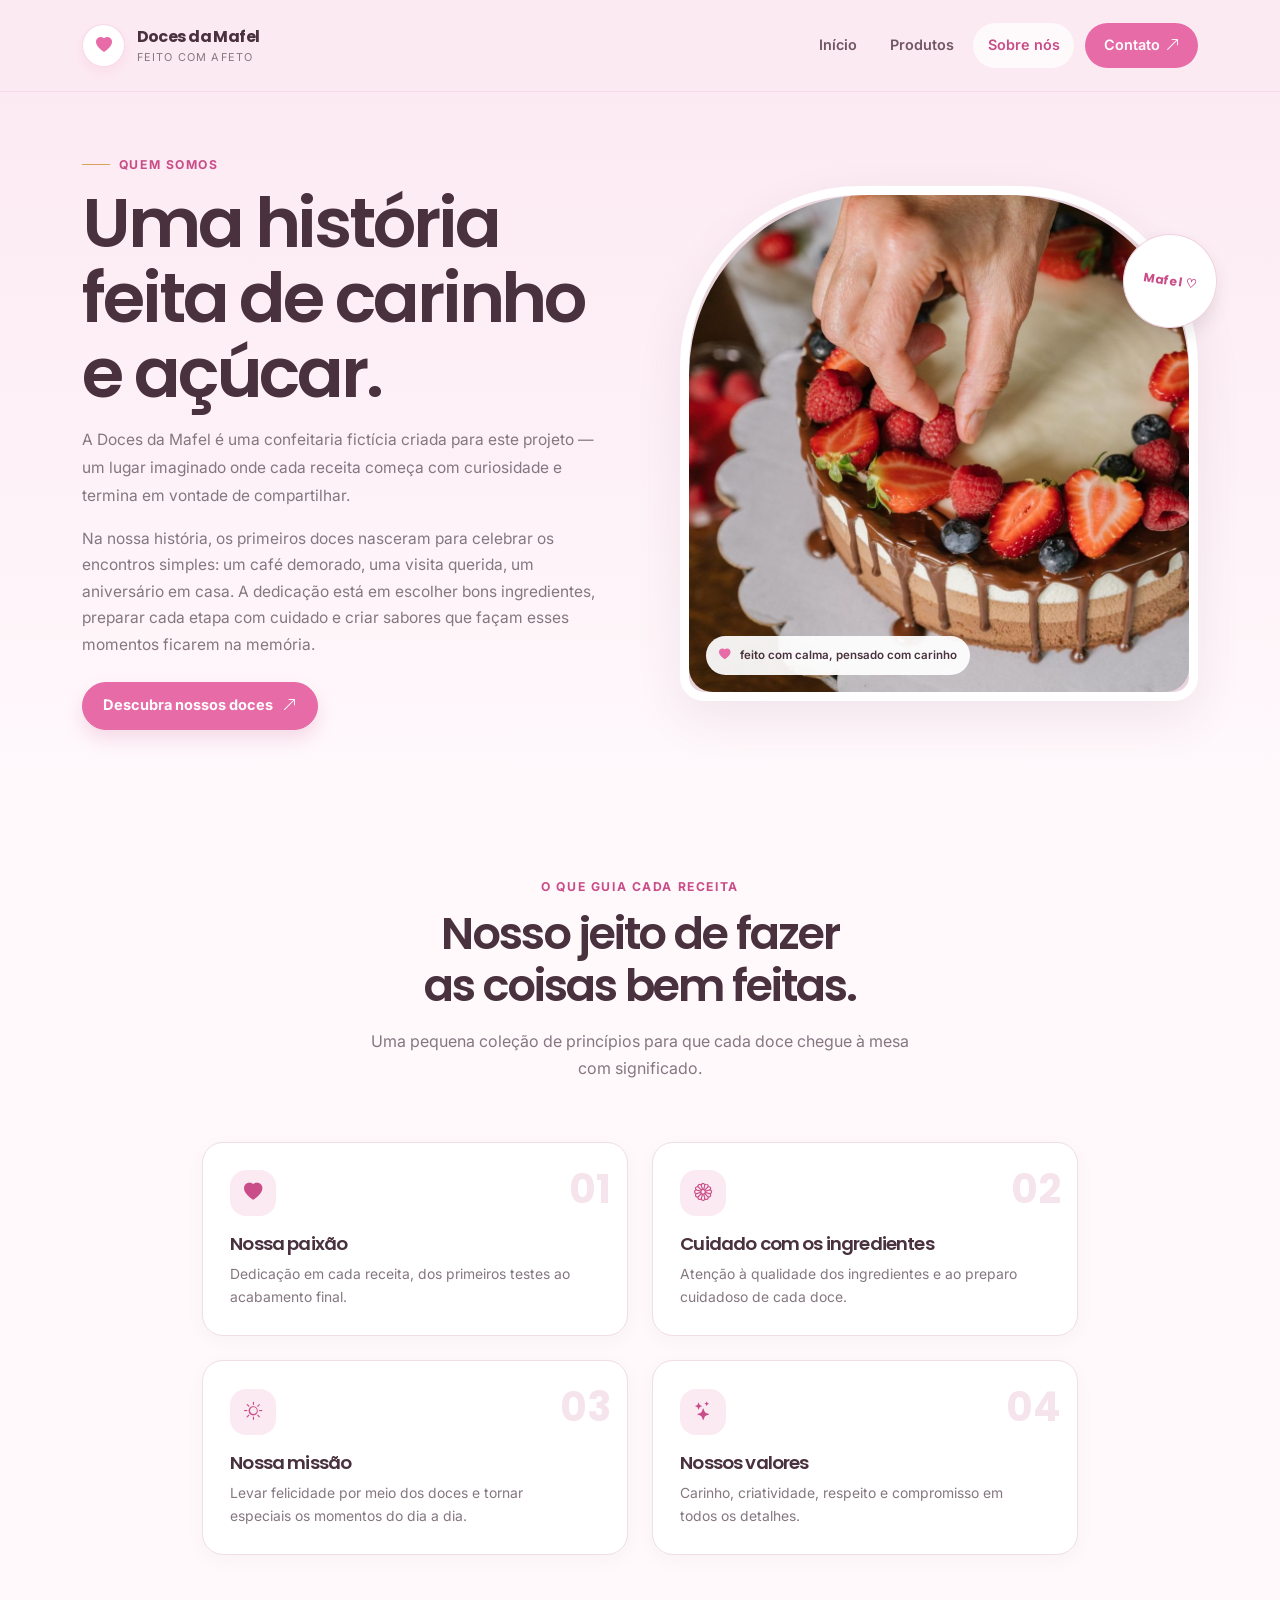
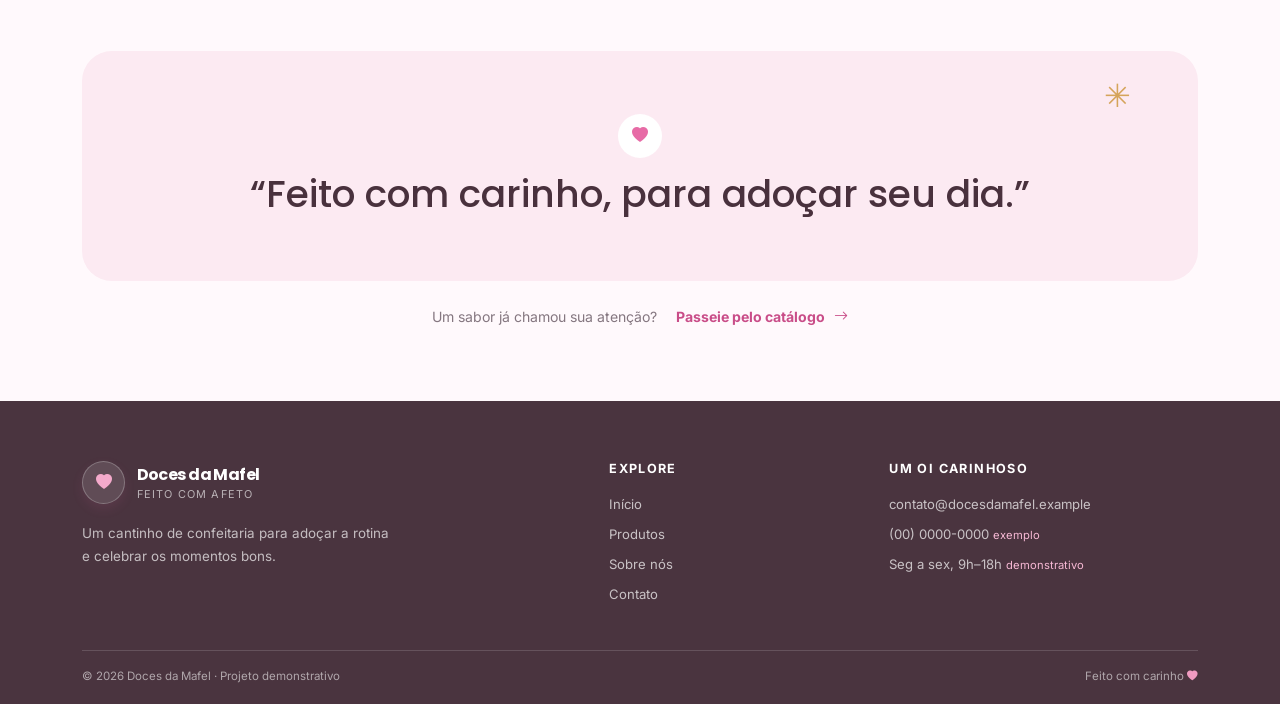
<file: sobre2.html>
<!doctype html>
<html lang="pt-BR">
<head>
  <meta charset="utf-8">
  <meta name="viewport" content="width=device-width, initial-scale=1">
  <meta name="theme-color" content="#FCEAF2">
  <meta name="description" content="Conheça a história e os valores da Doces da Mafel, uma confeitaria fictícia criada para este protótipo.">
  <title>Sobre nós | Doces da Mafel ♡</title>
  <link rel="preconnect" href="https://fonts.googleapis.com">
  <link rel="preconnect" href="https://fonts.gstatic.com" crossorigin>
  <link href="https://fonts.googleapis.com/css2?family=Inter:wght@400;500;600;700&family=Poppins:wght@400;500;600;700;800&display=swap" rel="stylesheet">
  <link href="https://cdn.jsdelivr.net/npm/bootstrap@5.3.3/dist/css/bootstrap.min.css" rel="stylesheet" crossorigin="anonymous">
  <link href="https://cdn.jsdelivr.net/npm/bootstrap-icons@1.11.3/font/bootstrap-icons.min.css" rel="stylesheet" crossorigin="anonymous">
  <link rel="icon" type="image/svg+xml" href="img/brand-mark.svg">
  <link href="css/style2.css" rel="stylesheet">
</head>
<body>
  <a class="skip-link" href="#conteudo">Pular para o conteúdo</a>
  <header class="site-header">
    <div class="container">
      <nav class="site-nav" aria-label="Navegação principal">
        <a class="brand" href="index2.html" aria-label="Doces da Mafel — página inicial"><span class="brand-mark" aria-hidden="true"><i class="bi bi-heart-fill"></i></span><span class="brand-copy"><strong>Doces da Mafel</strong><small>feito com afeto</small></span></a>
        <div class="nav-links">
          <a class="nav-link" href="index2.html">Início</a>
          <a class="nav-link" href="produtos2.html">Produtos</a>
          <a class="nav-link active" href="sobre2.html" aria-current="page">Sobre nós</a>
          <a class="nav-link nav-contact" href="contato2.html">Contato <i class="bi bi-arrow-up-right" aria-hidden="true"></i></a>
          
        </div>
      </nav>
    </div>
  </header>

  <main id="conteudo">
    <section class="about-hero page-hero">
      <div class="container">
        <div class="row align-items-center g-5">
          <div class="col-lg-6">
            <div class="about-copy">
              <p class="eyebrow"><span class="eyebrow-line"></span> Quem somos</p>
              <h1>Uma história feita de carinho e açúcar.</h1>
              <p class="about-lead">A Doces da Mafel é uma confeitaria fictícia criada para este projeto — um lugar imaginado onde cada receita começa com curiosidade e termina em vontade de compartilhar.</p>
              <p>Na nossa história, os primeiros doces nasceram para celebrar os encontros simples: um café demorado, uma visita querida, um aniversário em casa. A dedicação está em escolher bons ingredientes, preparar cada etapa com cuidado e criar sabores que façam esses momentos ficarem na memória.</p>
              <a class="btn btn-brand" href="produtos2.html">Descubra nossos doces <i class="bi bi-arrow-up-right" aria-hidden="true"></i></a>
            </div>
          </div>
          <div class="col-lg-6">
            <figure class="about-visual">
              <img src="img/about-confectionery.jpg" alt="Bolo artesanal sendo preparado com cuidado em uma confeitaria" loading="lazy">
              <figcaption class="about-photo-note"><i class="bi bi-heart-fill" aria-hidden="true"></i> feito com calma, pensado com carinho</figcaption>
              <span class="about-orbit" aria-hidden="true">Mafel ♡</span>
            </figure>
          </div>
        </div>
      </div>
    </section>

    <section class="section-space values-page-section" aria-labelledby="about-values-title">
      <div class="container">
        <div class="section-heading text-center mx-auto">
          <p class="eyebrow justify-content-center">O que guia cada receita</p>
          <h2 id="about-values-title">Nosso jeito de fazer<br>as coisas bem feitas.</h2>
          <p>Uma pequena coleção de princípios para que cada doce chegue à mesa com significado.</p>
        </div>
        <div class="row row-cols-1 row-cols-sm-2 g-4 about-values-grid">
          <div class="col"><article class="about-value-card h-100"><span class="about-value-number">01</span><span class="value-icon"><i class="bi bi-heart-fill" aria-hidden="true"></i></span><h3>Nossa paixão</h3><p>Dedicação em cada receita, dos primeiros testes ao acabamento final.</p></article></div>
          <div class="col"><article class="about-value-card h-100"><span class="about-value-number">02</span><span class="value-icon"><i class="bi bi-flower1" aria-hidden="true"></i></span><h3>Cuidado com os ingredientes</h3><p>Atenção à qualidade dos ingredientes e ao preparo cuidadoso de cada doce.</p></article></div>
          <div class="col"><article class="about-value-card h-100"><span class="about-value-number">03</span><span class="value-icon"><i class="bi bi-sun" aria-hidden="true"></i></span><h3>Nossa missão</h3><p>Levar felicidade por meio dos doces e tornar especiais os momentos do dia a dia.</p></article></div>
          <div class="col"><article class="about-value-card h-100"><span class="about-value-number">04</span><span class="value-icon"><i class="bi bi-stars" aria-hidden="true"></i></span><h3>Nossos valores</h3><p>Carinho, criatividade, respeito e compromisso em todos os detalhes.</p></article></div>
        </div>
      </div>
    </section>

    <section class="about-quote-section" aria-label="Mensagem da Doces da Mafel">
      <div class="container">
        <div class="about-quote"><span class="quote-heart" aria-hidden="true"><i class="bi bi-heart-fill"></i></span><p>“Feito com carinho,<br class="d-sm-none"> para adoçar seu dia.”</p><span class="quote-flourish" aria-hidden="true">✳</span></div>
        <div class="about-next-step"><p>Um sabor já chamou sua atenção?</p><a class="text-link" href="produtos2.html">Passeie pelo catálogo <i class="bi bi-arrow-right" aria-hidden="true"></i></a></div>
      </div>
    </section>
  </main>

  <footer class="site-footer">
    <div class="container"><div class="footer-main">
      <div class="footer-brand-block"><a class="brand footer-brand" href="index2.html"><span class="brand-mark" aria-hidden="true"><i class="bi bi-heart-fill"></i></span><span class="brand-copy"><strong>Doces da Mafel</strong><small>feito com afeto</small></span></a><p>Um cantinho de confeitaria para adoçar a rotina e celebrar os momentos bons.</p></div>
      <div class="footer-column"><h2>Explore</h2><a href="index2.html">Início</a><a href="produtos2.html">Produtos</a><a href="sobre2.html">Sobre nós</a><a href="contato2.html">Contato</a></div>
      <div class="footer-column"><h2>Um oi carinhoso</h2><p>contato@docesdamafel.example</p><p>(00) 0000-0000 <span class="demo-label">exemplo</span></p><p>Seg a sex, 9h–18h <span class="demo-label">demonstrativo</span></p></div>
    </div><div class="footer-bottom"><span>© 2026 Doces da Mafel · Projeto demonstrativo</span><span>Feito com carinho <i class="bi bi-heart-fill" aria-hidden="true"></i></span></div></div>
  </footer>
</body>
</html>
</file>
<file: css/style.css>
:root{
  --rosa:#E76BA6; --rosa-escuro:#C94D88; --rosa-claro:#FCEAF2; --ameixa:#49313D;
  --fonte-destaque:"Playfair Display",Georgia,serif;
  --bs-body-color:var(--ameixa); --bs-body-bg:#fff;
  --bs-body-font-family:"Poppins",sans-serif;
  --bs-link-color-rgb:201,77,136; --bs-link-hover-color-rgb:73,49,61;
  --bs-heading-color:var(--ameixa);
}
html{scroll-behavior:smooth}
.anchor{scroll-margin-top:1rem}
.bg-rosa{background:var(--rosa-claro)}
.text-rosa{color:var(--rosa-escuro)!important}
.eyebrow{color:var(--rosa-escuro);font-size:.75rem;font-weight:700;letter-spacing:.12em;text-transform:uppercase}
.btn-rosa{--bs-btn-color:#fff;--bs-btn-bg:var(--rosa);--bs-btn-border-color:var(--rosa);
  --bs-btn-hover-color:#fff;--bs-btn-hover-bg:var(--rosa-escuro);--bs-btn-hover-border-color:var(--rosa-escuro);
  --bs-btn-active-bg:var(--rosa-escuro);--bs-btn-active-border-color:var(--rosa-escuro);--bs-btn-active-color:#fff}
.nav-pills{--bs-nav-pills-link-active-bg:var(--rosa);--bs-nav-link-color:var(--rosa-escuro);--bs-nav-link-hover-color:var(--ameixa)}
.nav-pills .nav-link{font-weight:600;font-size:.85rem}
.card-doce{border:1px solid #F0DDE6;border-radius:1.5rem}
.card-img-top{aspect-ratio:4/3;object-fit:cover}
.foto{aspect-ratio:4/3;object-fit:cover;border-radius:1.5rem 1.5rem 1.5rem 6rem}
.form-control,.form-select{background:#FFFCFD;border-color:#E8DCE2}
.form-control:focus,.form-select:focus{border-color:var(--rosa);box-shadow:0 0 0 .2rem rgba(231,107,166,.15)}
:focus-visible{outline:3px solid #D5A45B;outline-offset:3px}



/* Nome da marca no menu */
header nav > a{
  font-family:var(--fonte-destaque);
  font-weight:700;
  letter-spacing:.01em;
}


h1,h2,
.display-4,.display-5,.display-6{
  font-family:var(--fonte-destaque);
  font-weight:700;
  line-height:1.2;
}


.rounded-5 > p.h2{
  font-family:var(--fonte-destaque);
  font-style:italic;
  font-weight:600;
}


.card-doce .border-top > span.fw-bold{
  font-family:var(--fonte-destaque);
  font-size:1.1rem;
  font-weight:700;
}


.btn,.card-doce a.fw-bold{font-weight:600}
</file>
<file: css/style2.css>
/* Doces da Mafel — sistema visual do protótipo */
:root {
  --pink: #E76BA6;
  --pink-deep: #C94D88;
  --pink-light: #FCEAF2;
  --pink-soft: #F4C7DA;
  --white: #FFFFFF;
  --page: #FFF9FC;
  --plum: #49313D;
  --muted: #857780;
  --gold: #D5A45B;
  --line: #F0DDE6;
  --shadow: 0 18px 48px rgba(103, 54, 78, .09);
  --shadow-card: 0 9px 28px rgba(103, 54, 78, .08);
  --radius-lg: 30px;
  --radius-md: 21px;
  --radius-sm: 14px;
}

*, *::before, *::after { box-sizing: border-box; }
html { scroll-behavior: smooth; scroll-padding-top: 2rem; }
body {
  margin: 0;
  color: var(--plum);
  background: var(--page);
  font-family: "Inter", sans-serif;
  font-size: 1rem;
  line-height: 1.7;
  overflow-wrap: break-word;
}
img { max-width: 100%; }
a { color: inherit; text-decoration: none; transition: color .22s ease, background-color .22s ease, border-color .22s ease, transform .22s ease, box-shadow .22s ease; }
a:hover { color: var(--pink-deep); }
button, input, select, textarea { font: inherit; }
:focus-visible { outline: 3px solid var(--gold) !important; outline-offset: 4px; }
::selection { background: var(--pink-soft); color: var(--plum); }
h1, h2, h3, h4, .brand-copy strong { font-family: "Poppins", sans-serif; letter-spacing: -.045em; }
h1, h2, h3, p { margin-top: 0; }
h1, h2, h3 { color: var(--plum); }
.container { --bs-gutter-x: 1.5rem; }

.skip-link {
  position: absolute; z-index: 1000; top: .5rem; left: .5rem;
  padding: .7rem 1rem; border-radius: 10px; background: var(--plum); color: white;
  transform: translateY(-160%);
}
.skip-link:focus { transform: translateY(0); color: white; }
.site-header { position: relative; z-index: 5; background: var(--pink-light); border-bottom: 1px solid rgba(231, 107, 166, .13); }
.site-nav { min-height: 91px; display: flex; align-items: center; justify-content: space-between; gap: 1.4rem; padding: .85rem 0; }
.brand { display: inline-flex; align-items: center; gap: .72rem; flex: 0 0 auto; }
.brand-mark { width: 43px; height: 43px; display: grid; place-items: center; border: 1px solid rgba(231, 107, 166, .26); border-radius: 50%; background: #fff; color: var(--pink); font-size: 1rem; box-shadow: 0 5px 12px rgba(231, 107, 166, .1); }
.brand-copy { display: flex; flex-direction: column; line-height: 1.2; }
.brand-copy strong { font-size: 1rem; font-weight: 700; letter-spacing: -.035em; }
.brand-copy small { margin-top: .25rem; color: var(--muted); font-size: .68rem; letter-spacing: .11em; text-transform: uppercase; }
.nav-links { display: flex; align-items: center; justify-content: flex-end; flex-wrap: wrap; gap: .3rem; }
.nav-link { display: inline-flex; align-items: center; gap: .35rem; padding: .62rem .9rem; border-radius: 999px; color: #715663; font-size: .9rem; font-weight: 600; }
.nav-link:hover, .nav-link.active:not(.nav-contact) { background: rgba(255, 255, 255, .77); color: var(--pink-deep); }
.nav-contact { margin-left: .35rem; padding-inline: 1.18rem; background: var(--pink); color: white; }
.nav-contact:hover, .nav-contact.active { background: var(--pink-deep); color: white; transform: translateY(-1px); }

.eyebrow { display: flex; align-items: center; gap: .55rem; margin-bottom: .8rem; color: var(--pink-deep); font-size: .76rem; font-weight: 700; letter-spacing: .13em; line-height: 1.45; text-transform: uppercase; }
.eyebrow-line { width: 28px; height: 1px; background: var(--gold); }
.hero-section { padding: 32px 0 0; }
.hero-panel { position: relative; overflow: hidden; padding: 27px 25px 27px 49px; border: 1px solid #F5DCE8; border-radius: var(--radius-lg); background: linear-gradient(123deg, #FCEAF2 0%, #FFF5F8 54%, #F8E4EC 100%); box-shadow: var(--shadow); }
.hero-copy { position: relative; z-index: 1; padding: 2.1rem 2.3rem 2.1rem 0; }
.hero-copy h1 { max-width: 630px; margin-bottom: 1.25rem; font-size: clamp(2.7rem, 5.4vw, 4.6rem); font-weight: 600; line-height: 1.09; }
.hero-copy h1 em { color: var(--pink); font-style: normal; }
.hero-lead { max-width: 480px; margin-bottom: 1.65rem; color: #735F69; font-size: 1.04rem; line-height: 1.8; }
.hero-actions { display: flex; align-items: center; flex-wrap: wrap; gap: .65rem; }
.btn { display: inline-flex; align-items: center; justify-content: center; gap: .58rem; min-height: 48px; padding: .77rem 1.25rem; border-radius: 999px; font-size: .91rem; font-weight: 700; transition: transform .22s ease, box-shadow .22s ease, background-color .22s ease, color .22s ease; }
.btn:hover { transform: translateY(-2px); }
.btn-brand { border: 1px solid var(--pink); background: var(--pink); color: white; box-shadow: 0 9px 18px rgba(201, 77, 136, .17); }
.btn-brand:hover { border-color: var(--pink-deep); background: var(--pink-deep); color: white; box-shadow: 0 12px 22px rgba(201, 77, 136, .23); }
.btn-soft { border: 1px solid rgba(201, 77, 136, .2); background: rgba(255,255,255,.7); color: var(--plum); }
.btn-soft:hover { border-color: var(--pink); background: white; color: var(--pink-deep); }
.hero-note { display: flex; align-items: center; gap: .55rem; margin: 1.35rem 0 0; color: var(--muted); font-size: .82rem; }
.hero-note i { color: var(--gold); }
.hero-visual { position: relative; height: clamp(410px, 48vw, 570px); margin: 0; border: 9px solid rgba(255,255,255,.7); border-radius: 190px 190px 24px 24px; background: #e9d2d9; box-shadow: 0 14px 38px rgba(73,49,61,.12); }
.hero-photo { width: 100%; height: 100%; border-radius: inherit; object-fit: cover; object-position: center 55%; }
.photo-caption { position: absolute; bottom: 18px; left: 18px; display: flex; align-items: center; gap: .55rem; padding: .6rem .86rem; border: 1px solid rgba(255,255,255,.72); border-radius: 999px; background: rgba(255,255,255,.9); color: var(--plum); font-size: .74rem; font-weight: 600; backdrop-filter: blur(10px); }
.caption-dot { width: 7px; height: 7px; border-radius: 50%; background: var(--pink); }
.hero-stamp { position: absolute; top: 10%; right: -24px; width: 116px; height: 116px; display: flex; flex-direction: column; align-items: center; justify-content: center; gap: .22rem; border: 1px solid var(--pink-soft); border-radius: 50%; background: #fff; color: var(--pink); text-align: center; box-shadow: 0 12px 26px rgba(75,36,57,.13); transform: rotate(8deg); }
.hero-stamp i { font-size: 1.05rem; }
.hero-stamp span { color: var(--muted); font-size: .63rem; line-height: 1.25; }
.hero-stamp strong { color: var(--plum); font-family: "Poppins", sans-serif; font-size: .92rem; }
.hero-sparkle { position: absolute; z-index: 1; color: var(--gold); line-height: 1; pointer-events: none; }
.sparkle-one { top: 14%; left: 52%; font-size: 1.45rem; }
.sparkle-two { right: 45%; bottom: 10%; color: var(--pink); font-size: 1.15rem; }
.hero-footnote { display: flex; align-items: center; justify-content: center; gap: .8rem; padding: 1rem .25rem .4rem; color: var(--muted); font-size: .78rem; text-align: center; }
.hero-footnote > span:first-child { color: var(--pink); font-size: 1.1rem; }
.footnote-divider { width: 4px; height: 4px; border-radius: 50%; background: var(--gold); }

.section-space { padding: 6.4rem 0; }
.section-heading { margin-bottom: 2.2rem; }
.section-heading h2, .promo-copy h2, .catalog-contact-banner h2, .contact-form-card h2, .contact-info-panel h2 { margin-bottom: 0; font-size: clamp(2rem, 3.5vw, 3.15rem); font-weight: 600; line-height: 1.16; }
.section-heading > p:not(.eyebrow) { max-width: 540px; margin: 1rem auto 0; color: var(--muted); }
.text-link { display: inline-flex; align-items: center; gap: .55rem; color: var(--pink-deep); font-size: .88rem; font-weight: 700; }
.text-link:hover { gap: .8rem; color: var(--plum); }
.product-grid { margin-top: .1rem; }
.product-card { overflow: hidden; display: flex; flex-direction: column; border: 1px solid #F0E2E8; border-radius: var(--radius-md); background: white; box-shadow: 0 5px 20px rgba(73,49,61,.045); transition: transform .25s ease, box-shadow .25s ease, border-color .25s ease; }
.product-card:hover { transform: translateY(-5px); border-color: #EDC8D9; box-shadow: var(--shadow-card); }
.product-image-link { position: relative; display: block; overflow: hidden; aspect-ratio: 4 / 3; background: #F7E8EF; }
.product-image { display: block; width: 100%; height: 100%; object-fit: cover; transition: transform .45s ease; }
.product-card:hover .product-image { transform: scale(1.045); }
.product-tag { position: absolute; top: .8rem; left: .8rem; display: inline-flex; align-items: center; min-height: 28px; padding: .25rem .68rem; border: 1px solid rgba(255,255,255,.7); border-radius: 999px; background: rgba(255,255,255,.91); color: var(--pink-deep); font-size: .68rem; font-weight: 700; line-height: 1.1; backdrop-filter: blur(8px); }
.product-card-body { flex: 1; display: flex; flex-direction: column; padding: 1.08rem 1.1rem 1rem; }
.product-type { margin-bottom: .27rem; color: var(--pink-deep); font-size: .67rem; font-weight: 700; letter-spacing: .12em; text-transform: uppercase; }
.product-card h3 { margin-bottom: .42rem; font-size: 1.08rem; font-weight: 600; line-height: 1.35; }
.product-description { flex: 1; margin-bottom: 1rem; color: var(--muted); font-size: .83rem; line-height: 1.6; }
.product-card-bottom { display: flex; align-items: flex-end; justify-content: space-between; gap: .5rem; padding-top: .75rem; border-top: 1px solid #F4E9EE; }
.price { display: flex; flex-direction: column; color: var(--plum); font-family: "Poppins", sans-serif; font-size: .94rem; font-weight: 700; line-height: 1.3; }
.price small { margin-top: .2rem; color: var(--muted); font-family: "Inter", sans-serif; font-size: .63rem; font-weight: 500; }
.round-link { width: 36px; height: 36px; flex: 0 0 36px; display: grid; place-items: center; border: 1px solid #F1D6E2; border-radius: 50%; color: var(--pink-deep); }
.round-link:hover { border-color: var(--pink); background: var(--pink); color: white; transform: rotate(5deg); }
.price-disclaimer { margin: 1.2rem 0 0; color: var(--muted); font-size: .74rem; text-align: right; }

.promo-section { padding: .5rem 0 5.2rem; }
.promo-panel { position: relative; overflow: hidden; display: grid; grid-template-columns: 1fr .82fr; align-items: center; min-height: 350px; padding: 2.8rem 4.7rem; border-radius: var(--radius-lg); background: #F8E7EE; }
.promo-panel::before { position: absolute; top: -170px; left: 42%; width: 360px; height: 360px; border: 1px solid rgba(201,77,136,.14); border-radius: 50%; content: ""; }
.promo-copy { position: relative; z-index: 1; max-width: 510px; padding: 1rem 2rem 1rem 0; }
.promo-copy h2 { margin: 0 0 .9rem; font-size: clamp(2.25rem, 4vw, 3.6rem); }
.promo-copy > p:not(.eyebrow) { max-width: 450px; margin-bottom: 1.4rem; color: #715D68; }
.btn-brand-light { background: var(--plum); border-color: var(--plum); box-shadow: 0 8px 17px rgba(73,49,61,.12); }
.btn-brand-light:hover { background: #34232C; border-color: #34232C; }
.promo-visual { position: relative; width: min(100%, 360px); height: 270px; justify-self: center; transform: rotate(2deg); }
.promo-visual > img { width: 100%; height: 100%; border: 8px solid white; border-radius: 20px; object-fit: cover; box-shadow: 0 16px 36px rgba(73,49,61,.16); }
.promo-seal { position: absolute; right: -22px; bottom: -18px; width: 95px; height: 95px; display: flex; flex-direction: column; align-items: center; justify-content: center; gap: .2rem; border: 1px solid #F2D4E1; border-radius: 50%; background: white; color: var(--pink); text-align: center; box-shadow: 0 8px 20px rgba(73,49,61,.12); }
.promo-seal i { font-size: 1.05rem; }
.promo-seal span { color: var(--muted); font-size: .62rem; line-height: 1.2; }
.promo-seal strong { color: var(--plum); font-family: "Poppins", sans-serif; font-size: .84rem; }
.promo-flower { position: absolute; right: 4%; top: 8%; color: rgba(213,164,91,.76); font-size: 2rem; }
.values-section { padding-top: 2.5rem; }
.values-section .section-heading { margin-bottom: 2.5rem; }
.value-grid { max-width: 1080px; margin-inline: auto; }
.value-card { padding: 1.45rem 1.2rem 1.25rem; border: 1px solid var(--line); border-radius: var(--radius-md); background: white; transition: transform .22s ease, box-shadow .22s ease; }
.value-card:hover { transform: translateY(-4px); box-shadow: var(--shadow-card); }
.value-icon { width: 46px; height: 46px; display: grid; place-items: center; margin-bottom: 1rem; border-radius: 16px; background: var(--pink-light); color: var(--pink-deep); font-size: 1.15rem; }
.value-card h3 { margin-bottom: .45rem; font-size: 1rem; font-weight: 600; letter-spacing: -.03em; }
.value-card p { margin-bottom: 0; color: var(--muted); font-size: .81rem; line-height: 1.6; }
.closing-note { padding: 1.55rem 0; border-top: 1px solid #F2E4EA; border-bottom: 1px solid #F2E4EA; background: #FFFCFD; }
.closing-note .container { display: flex; align-items: center; justify-content: space-between; gap: 1rem; }
.closing-note p { margin: 0; color: var(--plum); font-family: "Poppins", sans-serif; font-size: 1.06rem; font-weight: 500; }
.closing-note p span { margin-right: .4rem; color: var(--pink); }
.closing-note a { display: inline-flex; align-items: center; gap: .5rem; color: var(--pink-deep); font-size: .85rem; font-weight: 700; white-space: nowrap; }

.site-footer { padding: 3.8rem 0 1.1rem; background: #4A343F; color: rgba(255,255,255,.8); }
.footer-main { display: grid; grid-template-columns: 1.5fr .7fr 1fr; gap: 4rem; padding-bottom: 2.8rem; }
.footer-brand .brand-mark { border-color: rgba(255,255,255,.24); background: rgba(255,255,255,.12); color: #F4AACB; }
.footer-brand .brand-copy strong { color: white; }
.footer-brand .brand-copy small { color: rgba(255,255,255,.62); }
.footer-brand-block > p { max-width: 310px; margin: 1.1rem 0 0; color: rgba(255,255,255,.68); font-size: .84rem; }
.footer-column { display: flex; flex-direction: column; align-items: flex-start; gap: .48rem; }
.footer-column h2 { margin: 0 0 .55rem; color: white; font-family: "Inter", sans-serif; font-size: .79rem; font-weight: 700; letter-spacing: .11em; text-transform: uppercase; }
.footer-column a, .footer-column p { margin: 0; color: rgba(255,255,255,.7); font-size: .82rem; }
.footer-column a:hover { color: #F7B9D5; }
.demo-label { color: #F7B9D5; font-size: .7rem; }
.footer-bottom { display: flex; justify-content: space-between; gap: 1rem; padding-top: 1rem; border-top: 1px solid rgba(255,255,255,.15); color: rgba(255,255,255,.56); font-size: .72rem; }
.footer-bottom i { color: #F09BC1; font-size: .66rem; }

/* Páginas internas */
.page-hero { padding: 4.3rem 0 3.6rem; background: linear-gradient(180deg, var(--pink-light), rgba(252,234,242,0)); }
.page-hero-inner { max-width: 860px; margin: 0 auto; text-align: center; }
.page-hero-inner .eyebrow { justify-content: center; }
.page-hero h1, .about-copy h1, .contact-intro h1 { margin-bottom: 1rem; font-size: clamp(2.6rem, 5.4vw, 4.5rem); font-weight: 600; line-height: 1.08; }
.page-hero-inner > p:not(.eyebrow) { max-width: 660px; margin: 0 auto; color: var(--muted); font-size: 1.04rem; }
.catalog-jump-links { display: flex; justify-content: center; flex-wrap: wrap; gap: .55rem; margin-top: 1.7rem; }
.catalog-jump-links a { padding: .48rem .87rem; border: 1px solid rgba(231,107,166,.24); border-radius: 999px; background: rgba(255,255,255,.74); color: #795F6B; font-size: .78rem; font-weight: 600; }
.catalog-jump-links a:hover { border-color: var(--pink); background: white; color: var(--pink-deep); transform: translateY(-1px); }
.catalog-note { display: inline-flex; align-items: center; gap: .45rem; margin-top: 1rem; color: var(--muted); font-size: .73rem; }
.catalog-note i { color: var(--gold); }
.catalog-content { padding-top: 1rem; padding-bottom: 5.5rem; }
.catalog-category { padding-top: 2.2rem; margin-top: 1.2rem; scroll-margin-top: 1.5rem; }
.category-heading { display: flex; align-items: flex-end; justify-content: space-between; gap: 1rem; margin-bottom: 1.35rem; padding-bottom: .9rem; border-bottom: 1px solid #ECDCE4; }
.category-heading .eyebrow { margin-bottom: .35rem; }
.category-heading h2 { margin: 0; font-size: clamp(1.8rem, 3vw, 2.45rem); font-weight: 600; }
.category-count { padding-bottom: .25rem; color: var(--muted); font-size: .72rem; font-weight: 700; letter-spacing: .12em; }
.btn-card-link { display: inline-flex; align-items: center; gap: .35rem; color: var(--pink-deep); font-size: .7rem; font-weight: 700; text-align: right; }
.btn-card-link:hover { color: var(--plum); gap: .5rem; }
.catalog-contact-banner { display: flex; align-items: center; justify-content: space-between; gap: 1.5rem; margin-top: 4rem; padding: 2.1rem 2.4rem; border: 1px solid #F1D8E3; border-radius: var(--radius-md); background: var(--pink-light); }
.catalog-contact-banner .eyebrow { margin-bottom: .45rem; }
.catalog-contact-banner h2 { margin: 0; font-size: clamp(1.5rem, 3vw, 2.1rem); font-weight: 600; }

.about-hero { padding-top: 4rem; padding-bottom: 5.2rem; }
.about-copy { max-width: 600px; }
.about-copy h1 { max-width: 610px; }
.about-copy > p:not(.eyebrow) { color: var(--muted); font-size: .97rem; }
.about-copy .about-lead { color: #65515C; font-size: 1.08rem; line-height: 1.8; }
.about-copy .btn { margin-top: .5rem; }
.about-visual { position: relative; height: clamp(350px, 43vw, 515px); margin: 0 0 0 1rem; border: 9px solid white; border-radius: 180px 180px 24px 24px; background: #E9D4DB; box-shadow: var(--shadow); }
.about-visual img { width: 100%; height: 100%; border-radius: inherit; object-fit: cover; object-position: center; }
.about-photo-note { position: absolute; bottom: 17px; left: 17px; padding: .6rem .82rem; border-radius: 999px; background: rgba(255,255,255,.93); color: var(--plum); font-size: .72rem; font-weight: 600; }
.about-photo-note i { margin-right: .35rem; color: var(--pink); }
.about-orbit { position: absolute; top: 8%; right: -28px; width: 94px; height: 94px; display: grid; place-items: center; border: 1px solid #F0D3DF; border-radius: 50%; background: white; color: var(--pink-deep); font-family: "Poppins", sans-serif; font-size: .76rem; font-weight: 700; transform: rotate(9deg); box-shadow: 0 9px 18px rgba(73,49,61,.12); }
.values-page-section { padding-top: 4rem; padding-bottom: 5rem; }
.values-page-section .section-heading { max-width: 680px; }
.about-values-grid { max-width: 900px; margin: 0 auto; }
.about-value-card { position: relative; overflow: hidden; padding: 1.7rem 1.7rem 1.6rem; border: 1px solid var(--line); border-radius: var(--radius-md); background: white; box-shadow: 0 5px 20px rgba(73,49,61,.035); transition: transform .22s ease, box-shadow .22s ease; }
.about-value-card:hover { transform: translateY(-4px); box-shadow: var(--shadow-card); }
.about-value-number { position: absolute; top: .75rem; right: 1rem; color: #F5E4EB; font-family: "Poppins", sans-serif; font-size: 2.5rem; font-weight: 700; }
.about-value-card .value-icon { margin-bottom: 1.1rem; }
.about-value-card h3 { position: relative; margin-bottom: .45rem; font-size: 1.15rem; font-weight: 600; }
.about-value-card p { max-width: 340px; margin: 0; color: var(--muted); font-size: .87rem; }
.about-quote-section { padding: 1rem 0 4.5rem; }
.about-quote { position: relative; overflow: hidden; display: flex; flex-direction: column; align-items: center; justify-content: center; min-height: 230px; padding: 2rem; border-radius: var(--radius-lg); background: #FCEAF2; text-align: center; }
.quote-heart { width: 44px; height: 44px; display: grid; place-items: center; margin-bottom: .8rem; border-radius: 50%; background: white; color: var(--pink); }
.about-quote p { margin: 0; color: var(--plum); font-family: "Poppins", sans-serif; font-size: clamp(1.6rem, 3vw, 2.35rem); font-weight: 500; line-height: 1.3; }
.quote-flourish { position: absolute; top: 18px; right: 6%; color: var(--gold); font-size: 2rem; }
.about-next-step { display: flex; align-items: center; justify-content: center; flex-wrap: wrap; gap: .45rem 1.2rem; margin-top: 1.45rem; }
.about-next-step p { margin: 0; color: var(--muted); font-size: .88rem; }

.contact-intro { padding: 4.2rem 0 2.6rem; text-align: center; }
.contact-intro .eyebrow { justify-content: center; }
.contact-intro h1 { max-width: 780px; margin: 0 auto .85rem; }
.contact-intro > .container > p:last-child { max-width: 650px; margin: 0 auto; color: var(--muted); font-size: 1rem; }
.contact-section { padding: 1.5rem 0 6rem; }
.contact-info-panel { position: relative; overflow: hidden; min-height: 100%; padding: 2rem; border: 1px solid #F1D8E3; border-radius: var(--radius-lg); background: #FCEAF2; }
.contact-info-panel h2 { margin-bottom: .55rem; font-size: 2rem; }
.contact-panel-intro { max-width: 390px; margin-bottom: 1.45rem; color: #765F6B; font-size: .87rem; }
.contact-details { position: relative; z-index: 1; margin: 0; }
.contact-detail { padding: .95rem 0; border-top: 1px solid rgba(201,77,136,.17); }
.contact-detail dt { display: flex; align-items: center; gap: .65rem; margin-bottom: .32rem; color: var(--muted); font-size: .72rem; font-weight: 600; }
.contact-icon { width: 31px; height: 31px; display: grid; place-items: center; border-radius: 11px; background: white; color: var(--pink-deep); font-size: .85rem; }
.contact-detail dd { margin: 0 0 0 2.45rem; color: var(--plum); font-size: .91rem; font-weight: 600; overflow-wrap: anywhere; }
.contact-aside-note { position: relative; z-index: 1; display: flex; align-items: flex-start; gap: .55rem; margin-top: .85rem; padding: .75rem .85rem; border-radius: 12px; background: rgba(255,255,255,.65); color: #715B66; font-size: .73rem; line-height: 1.5; }
.contact-aside-note i { flex: 0 0 auto; margin-top: .13rem; color: var(--pink); }
.contact-decoration { position: absolute; right: -15px; bottom: -52px; color: rgba(231,107,166,.09); font-size: 10rem; line-height: 1; transform: rotate(-15deg); }
.contact-form-card { padding: 2.3rem; border: 1px solid #F0E2E8; border-radius: var(--radius-lg); background: white; box-shadow: var(--shadow-card); }
.contact-form-card h2 { font-size: 2rem; }
.form-intro { margin: .55rem 0 1.2rem; color: var(--muted); font-size: .88rem; }
.form-demo-notice { display: flex; align-items: flex-start; gap: .6rem; margin-bottom: 1.35rem; padding: .78rem .9rem; border: 1px solid #F2E3C8; border-radius: 12px; background: #FFFBF3; color: #715E46; font-size: .74rem; line-height: 1.55; }
.form-demo-notice i { flex: 0 0 auto; margin-top: .12rem; color: #B88435; }
.form-label { margin-bottom: .4rem; color: var(--plum); font-size: .8rem; font-weight: 700; }
.form-label span { color: var(--pink-deep); }
.form-control, .form-select { min-height: 49px; padding: .72rem .88rem; border: 1px solid #E8DCE2; border-radius: 13px; background-color: #FFFCFD; color: var(--plum); font-size: .86rem; box-shadow: none; }
.form-control::placeholder { color: #A997A0; }
.form-control:focus, .form-select:focus { border-color: var(--pink); background-color: white; color: var(--plum); box-shadow: 0 0 0 .22rem rgba(231,107,166,.13); }
textarea.form-control { min-height: 135px; resize: vertical; }
.form-submit-row { display: flex; align-items: center; flex-wrap: wrap; gap: .8rem 1rem; margin-top: .4rem; }
.required-note { color: var(--muted); font-size: .74rem; }

@media (max-width: 991.98px) {
  .site-nav { align-items: flex-start; flex-direction: column; gap: .7rem; }
  .nav-links { justify-content: flex-start; width: 100%; }
  .nav-link { padding: .52rem .78rem; }
  .hero-panel { padding: 35px; }
  .hero-copy { padding: 1rem 1rem 2rem 0; }
  .hero-visual { height: 480px; max-width: 570px; margin: 0 auto; }
  .hero-stamp { right: -12px; }
  .promo-panel { padding: 2.5rem 2.6rem; }
  .footer-main { gap: 2.5rem; }
  .about-visual { margin-left: 0; }
  .contact-info-panel { padding: 1.7rem; }
  .contact-form-card { padding: 1.8rem; }
}
@media (max-width: 767.98px) {
  .container { --bs-gutter-x: 1.25rem; }
  .g-4 { --bs-gutter-x: 1.25rem; }
  .g-5 { --bs-gutter-x: 1.25rem; }
  .site-nav { min-height: unset; padding: .85rem 0 .9rem; }
  .nav-links { gap: .18rem; }
  .nav-link { padding: .44rem .65rem; font-size: .8rem; }
  .nav-contact { margin-left: .1rem; padding-inline: .8rem; }
  .hero-section { padding-top: 19px; }
  .hero-panel { padding: 1.1rem; border-radius: 25px; }
  .hero-copy { padding: 1.15rem .5rem 1.2rem; }
  .hero-copy h1 { max-width: 560px; font-size: clamp(2.45rem, 9vw, 3.75rem); }
  .hero-lead { font-size: .95rem; }
  .hero-actions .btn { flex: 1 1 auto; }
  .hero-note { font-size: .74rem; }
  .hero-visual { height: clamp(350px, 95vw, 510px); border-width: 6px; border-radius: 145px 145px 19px 19px; }
  .hero-stamp { width: 90px; height: 90px; top: 8%; right: -7px; }
  .hero-stamp i { font-size: .85rem; }
  .hero-stamp strong { font-size: .8rem; }
  .photo-caption { left: 10px; bottom: 10px; font-size: .67rem; }
  .hero-footnote { flex-wrap: wrap; gap: .35rem .55rem; font-size: .69rem; }
  .sparkle-one { left: auto; right: 15%; top: 45%; }
  .sparkle-two { display: none; }
  .section-space { padding: 4.5rem 0; }
  .section-heading h2 { font-size: clamp(1.9rem, 7vw, 2.7rem); }
  .section-heading { margin-bottom: 1.6rem; }
  .promo-section { padding: 0 0 4rem; }
  .promo-panel { grid-template-columns: 1fr; gap: 1.8rem; padding: 2rem 1.45rem 2.3rem; }
  .promo-copy { padding: 0; }
  .promo-copy h2 { font-size: 2.5rem; }
  .promo-visual { width: min(86%, 360px); height: 250px; }
  .promo-seal { right: -23px; }
  .values-section { padding-top: .5rem; }
  .closing-note .container { align-items: flex-start; flex-direction: column; }
  .closing-note p { font-size: .95rem; }
  .footer-main { grid-template-columns: 1fr 1fr; gap: 2rem 1.5rem; }
  .footer-brand-block { grid-column: 1 / -1; }
  .footer-bottom { flex-direction: column; gap: .4rem; }
  .page-hero { padding: 3.2rem 0 2.6rem; }
  .page-hero h1, .about-copy h1, .contact-intro h1 { font-size: clamp(2.35rem, 9vw, 3.45rem); }
  .catalog-jump-links { gap: .45rem; }
  .catalog-jump-links a { padding: .44rem .7rem; font-size: .72rem; }
  .catalog-content { padding-bottom: 4rem; }
  .catalog-category { margin-top: .5rem; padding-top: 1.7rem; }
  .catalog-contact-banner { align-items: flex-start; flex-direction: column; margin-top: 3rem; padding: 1.6rem; }
  .about-hero { padding-top: 3rem; padding-bottom: 3.5rem; }
  .about-copy { padding-bottom: .2rem; }
  .about-visual { height: clamp(320px, 95vw, 440px); max-width: 550px; margin: 0 auto; border-width: 7px; }
  .about-orbit { right: -10px; }
  .values-page-section { padding: 3.6rem 0; }
  .about-value-card { padding: 1.35rem; }
  .about-quote-section { padding-bottom: 3.5rem; }
  .about-quote { min-height: 200px; }
  .contact-intro { padding: 3.2rem 0 2rem; }
  .contact-section { padding: 1rem 0 4rem; }
  .contact-info-panel { padding: 1.55rem; }
  .contact-form-card { padding: 1.45rem; border-radius: 23px; }
  .contact-form-card h2, .contact-info-panel h2 { font-size: 1.75rem; }
}
@media (max-width: 420px) {
  .brand-copy strong { font-size: .93rem; }
  .nav-links { gap: .05rem; }
  .nav-link { padding: .4rem .49rem; font-size: .75rem; }
  .nav-contact { padding-inline: .62rem; }
  .hero-actions { align-items: stretch; }
  .hero-actions .btn { width: 100%; }
  .product-card-body { padding: .95rem; }
  .product-card-bottom { align-items: flex-start; flex-direction: column; }
  .round-link { align-self: flex-end; margin-top: -2.55rem; }
  .btn-card-link { font-size: .68rem; }
  .footer-main { grid-template-columns: 1fr; }
  .footer-brand-block { grid-column: auto; }
  .hero-visual { height: 365px; }
  .category-count { font-size: .63rem; }
}
@media (prefers-reduced-motion: reduce) {
  *, *::before, *::after { scroll-behavior: auto !important; animation-duration: .01ms !important; animation-iteration-count: 1 !important; transition-duration: .01ms !important; }
}
</file>
